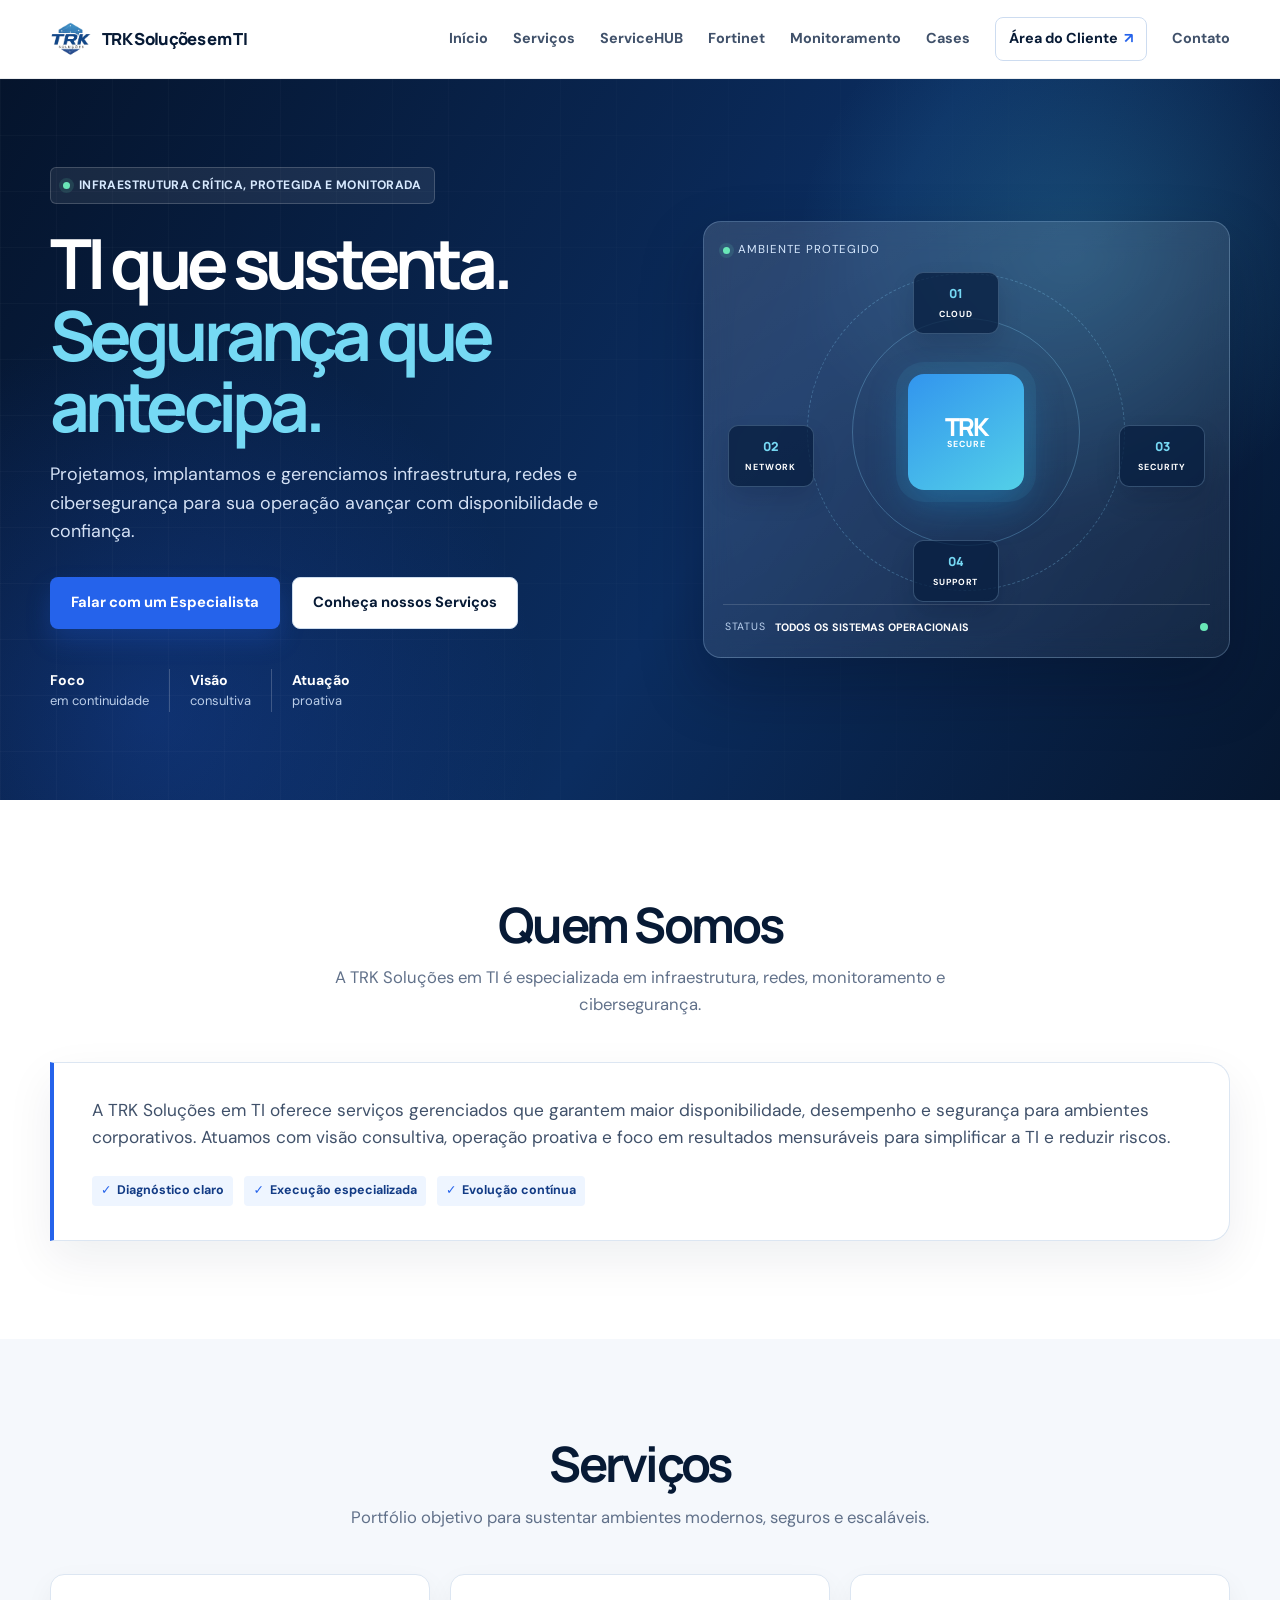
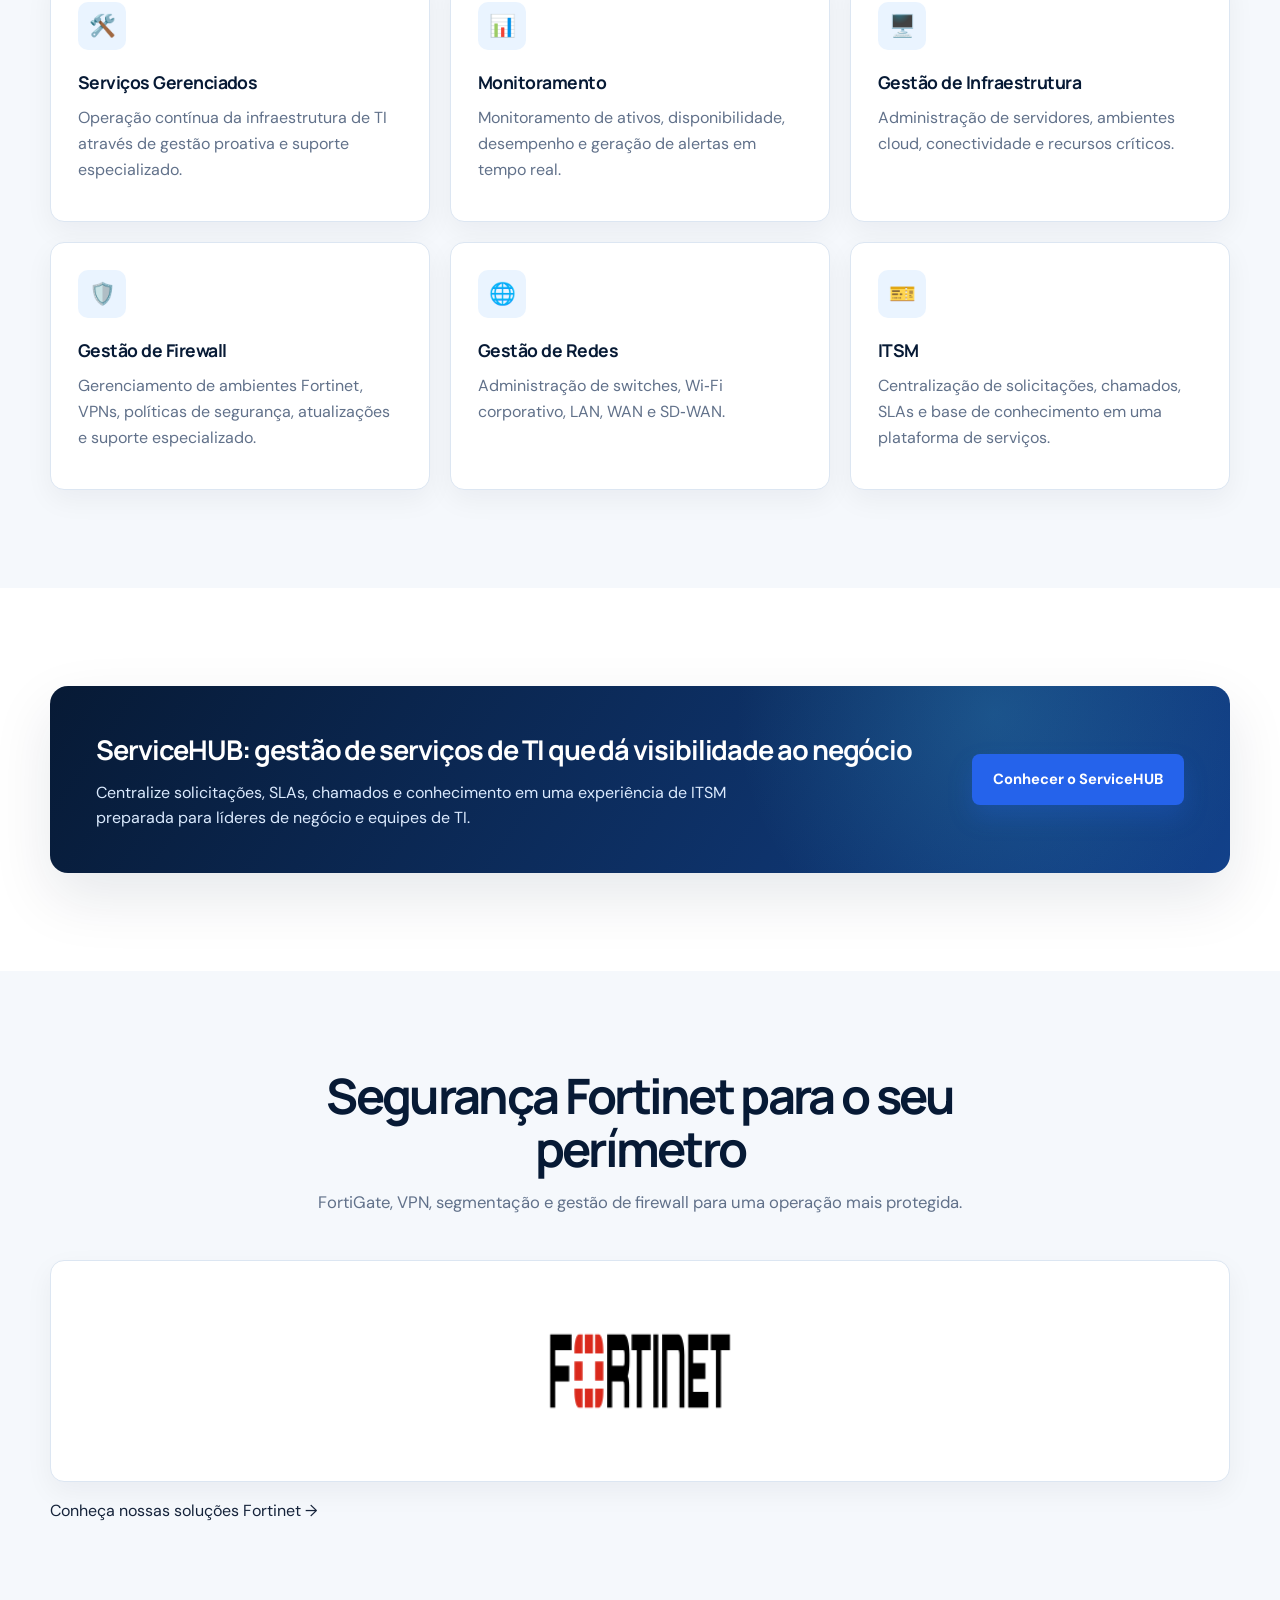
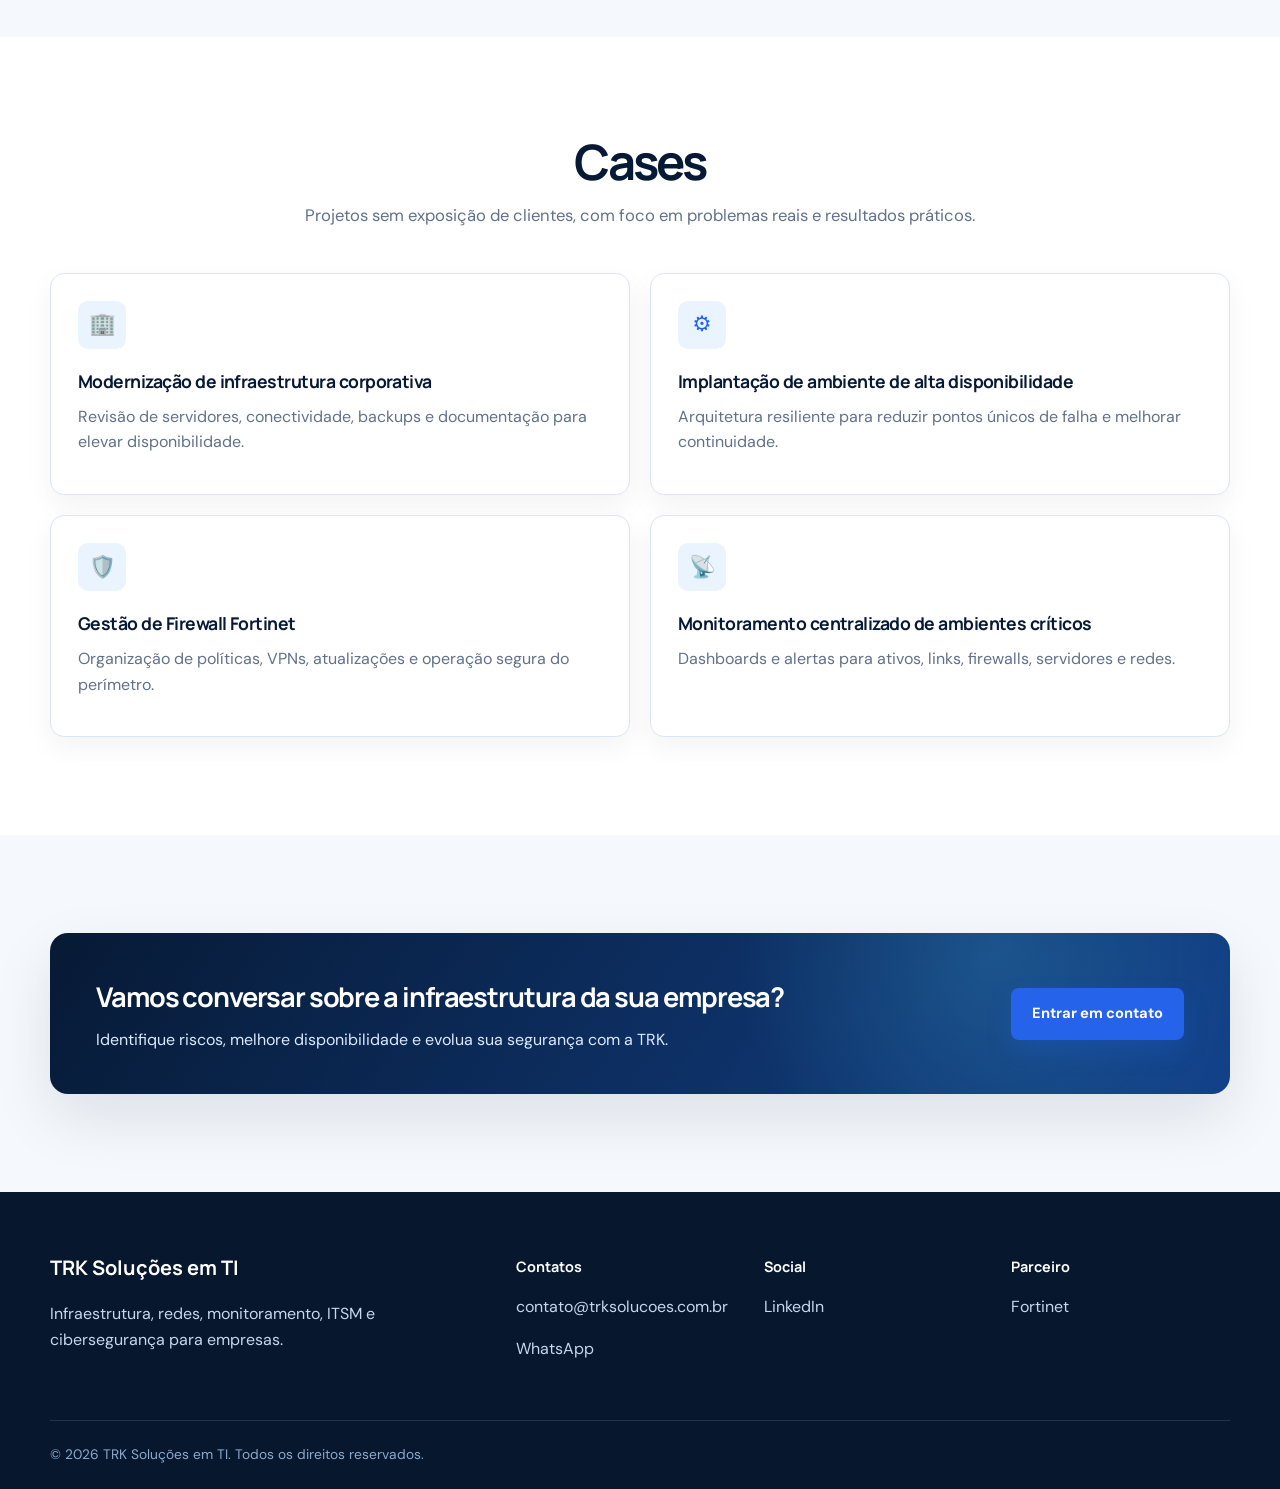
<file: index.html>
<!doctype html>
<html lang="pt-BR">
<head>
<meta charset="utf-8">
<meta name="viewport" content="width=device-width,initial-scale=1">
<meta name="description" content="Infraestrutura, redes e cibersegurança para empresas com serviços gerenciados, monitoramento, firewall Fortinet, redes e ITSM.">
<title>TRK Soluções em TI | Infraestrutura, Redes e Cibersegurança</title>
<link rel="icon" href="logo-icon.png">
<link rel="preconnect" href="https://fonts.googleapis.com">
<link rel="preconnect" href="https://fonts.gstatic.com" crossorigin>
<link href="https://fonts.googleapis.com/css2?family=DM+Sans:wght@400;500;600;700&family=Manrope:wght@600;700;800&display=swap" rel="stylesheet">
<link rel="stylesheet" href="styles.css">
</head>
<body>
<a class="skip" href="#conteudo">Ir para o conteúdo</a>
<header class="navbar">
<div class="container nav-inner">
<a class="brand" href="index.html" aria-label="TRK Soluções em TI">
<img src="logo-icon.png" alt="">
<span>TRK Soluções em TI</span>
</a>
<button class="nav-toggle" type="button" aria-label="Abrir menu de navegação" aria-expanded="false" aria-controls="menu-principal"><span></span><span></span><span></span></button>
<nav class="nav-links" id="menu-principal" aria-label="Navegação principal">
<a href="index.html">Início</a>
<a href="servicos.html">Serviços</a>
<a href="servicehub.html">ServiceHUB</a>
<a href="fortinet.html">Fortinet</a>
<a href="monitoramento.html">Monitoramento</a>
<a href="cases.html">Cases</a>
<a class="nav-portal" href="https://servicehub.trksolucoes.com.br/" target="_blank" rel="noopener">Área do Cliente <span aria-hidden="true">↗</span></a>
<a href="#contato">Contato</a>
</nav>
</div>
</header>
<main id="conteudo">
<section class="hero">
<div class="container hero-grid">
<div>
<span class="eyebrow"><span class="status-dot"></span>Infraestrutura crítica, protegida e monitorada</span>
<h1>TI que sustenta.<br><em>Segurança que antecipa.</em></h1>
<p>Projetamos, implantamos e gerenciamos infraestrutura, redes e cibersegurança para sua operação avançar com disponibilidade e confiança.</p>
<div class="actions">
<a class="btn btn-primary" href="mailto:contato@trksolucoes.com.br">Falar com um Especialista</a>
<a class="btn btn-secondary" href="servicos.html">Conheça nossos Serviços</a>
</div>
<div class="trust-row" aria-label="Diferenciais da TRK">
<span><strong>Foco</strong> em continuidade</span><span><strong>Visão</strong> consultiva</span><span><strong>Atuação</strong> proativa</span>
</div>
</div>
<aside class="visual-card" aria-label="Ilustração de infraestrutura corporativa">
<div class="visual-label"><span class="status-dot"></span> Ambiente protegido</div>
<div class="network-visual" aria-hidden="true">
<div class="network-orbit orbit-one"></div><div class="network-orbit orbit-two"></div>
<div class="core"><span>TRK</span><small>SECURE</small></div>
<div class="node n1"><span>01</span><small>CLOUD</small></div>
<div class="node n2"><span>02</span><small>NETWORK</small></div>
<div class="node n3"><span>03</span><small>SECURITY</small></div>
<div class="node n4"><span>04</span><small>SUPPORT</small></div>
</div>
<div class="visual-footer"><span>STATUS</span><strong>Todos os sistemas operacionais</strong><i></i></div>
</aside>
</div>
</section>
<section class="section">
<div class="container">
<div class="section-head">
<h2>Quem Somos</h2>
<p>A TRK Soluções em TI é especializada em infraestrutura, redes, monitoramento e cibersegurança.</p>
</div>
<div class="lead">
<p>A TRK Soluções em TI oferece serviços gerenciados que garantem maior disponibilidade, desempenho e segurança para ambientes corporativos. Atuamos com visão consultiva, operação proativa e foco em resultados mensuráveis para simplificar a TI e reduzir riscos.</p>
<div class="lead-points"><span>Diagnóstico claro</span><span>Execução especializada</span><span>Evolução contínua</span></div>
</div>
</div>
</section>
<section class="section alt">
<div class="container">
<div class="section-head">
<h2>Serviços</h2>
<p>Portfólio objetivo para sustentar ambientes modernos, seguros e escaláveis.</p>
</div>
<div class="grid grid-3" data-services>
</div>
</div>
</section>
<section class="section">
<div class="container">
<div class="banner">
<div>
<h2>ServiceHUB: gestão de serviços de TI que dá visibilidade ao negócio</h2>
<p>Centralize solicitações, SLAs, chamados e conhecimento em uma experiência de ITSM preparada para líderes de negócio e equipes de TI.</p>
</div>
<a class="btn btn-primary" href="servicehub.html">Conhecer o ServiceHUB</a>
</div>
</div>
</section>
<section class="section alt">
<div class="container">
<div class="section-head">
<h2>Segurança Fortinet para o seu perímetro</h2>
<p>FortiGate, VPN, segmentação e gestão de firewall para uma operação mais protegida.</p>
</div>
<div class="partner">
<img src="logo_fortinet.png" alt="Fortinet" width="220">
</div>
<p class="section-link"><a href="fortinet.html">Conheça nossas soluções Fortinet <span aria-hidden="true">→</span></a></p>
</div>
</section>
<section class="section">
<div class="container">
<div class="section-head">
<h2>Cases</h2>
<p>Projetos sem exposição de clientes, com foco em problemas reais e resultados práticos.</p>
</div>
<div class="grid grid-2" data-home-cases>
</div>
</div>
</section>
<section class="section alt">
<div class="container">
<div class="banner">
<div>
<h2>Vamos conversar sobre a infraestrutura da sua empresa?</h2>
<p>Identifique riscos, melhore disponibilidade e evolua sua segurança com a TRK.</p>
</div>
<a class="btn btn-primary" href="mailto:contato@trksolucoes.com.br">Entrar em contato</a>
</div>
</div>
</section>
</main>
<footer class="footer" id="contato">
<div class="container footer-grid">
<div>
<h2>TRK Soluções em TI</h2>
<p>Infraestrutura, redes, monitoramento, ITSM e cibersegurança para empresas.</p>
</div>
<div>
<h3>Contatos</h3>
<p>
<a href="mailto:contato@trksolucoes.com.br">contato@trksolucoes.com.br</a>
</p>
<p>
<a data-whatsapp-url href="#">WhatsApp</a>
</p>
</div>
<div>
<h3>Social</h3>
<p>
<a href="https://linkedin.com/company/trksolucoes">LinkedIn</a>
</p>
</div>
<div>
<h3>Parceiro</h3>
<p>Fortinet</p>
</div>
<p class="copyright">© 2026 TRK Soluções em TI. Todos os direitos reservados.</p>
</div>
</footer>
<script src="site.js" defer>
</script>
</body>
</html>
</file>
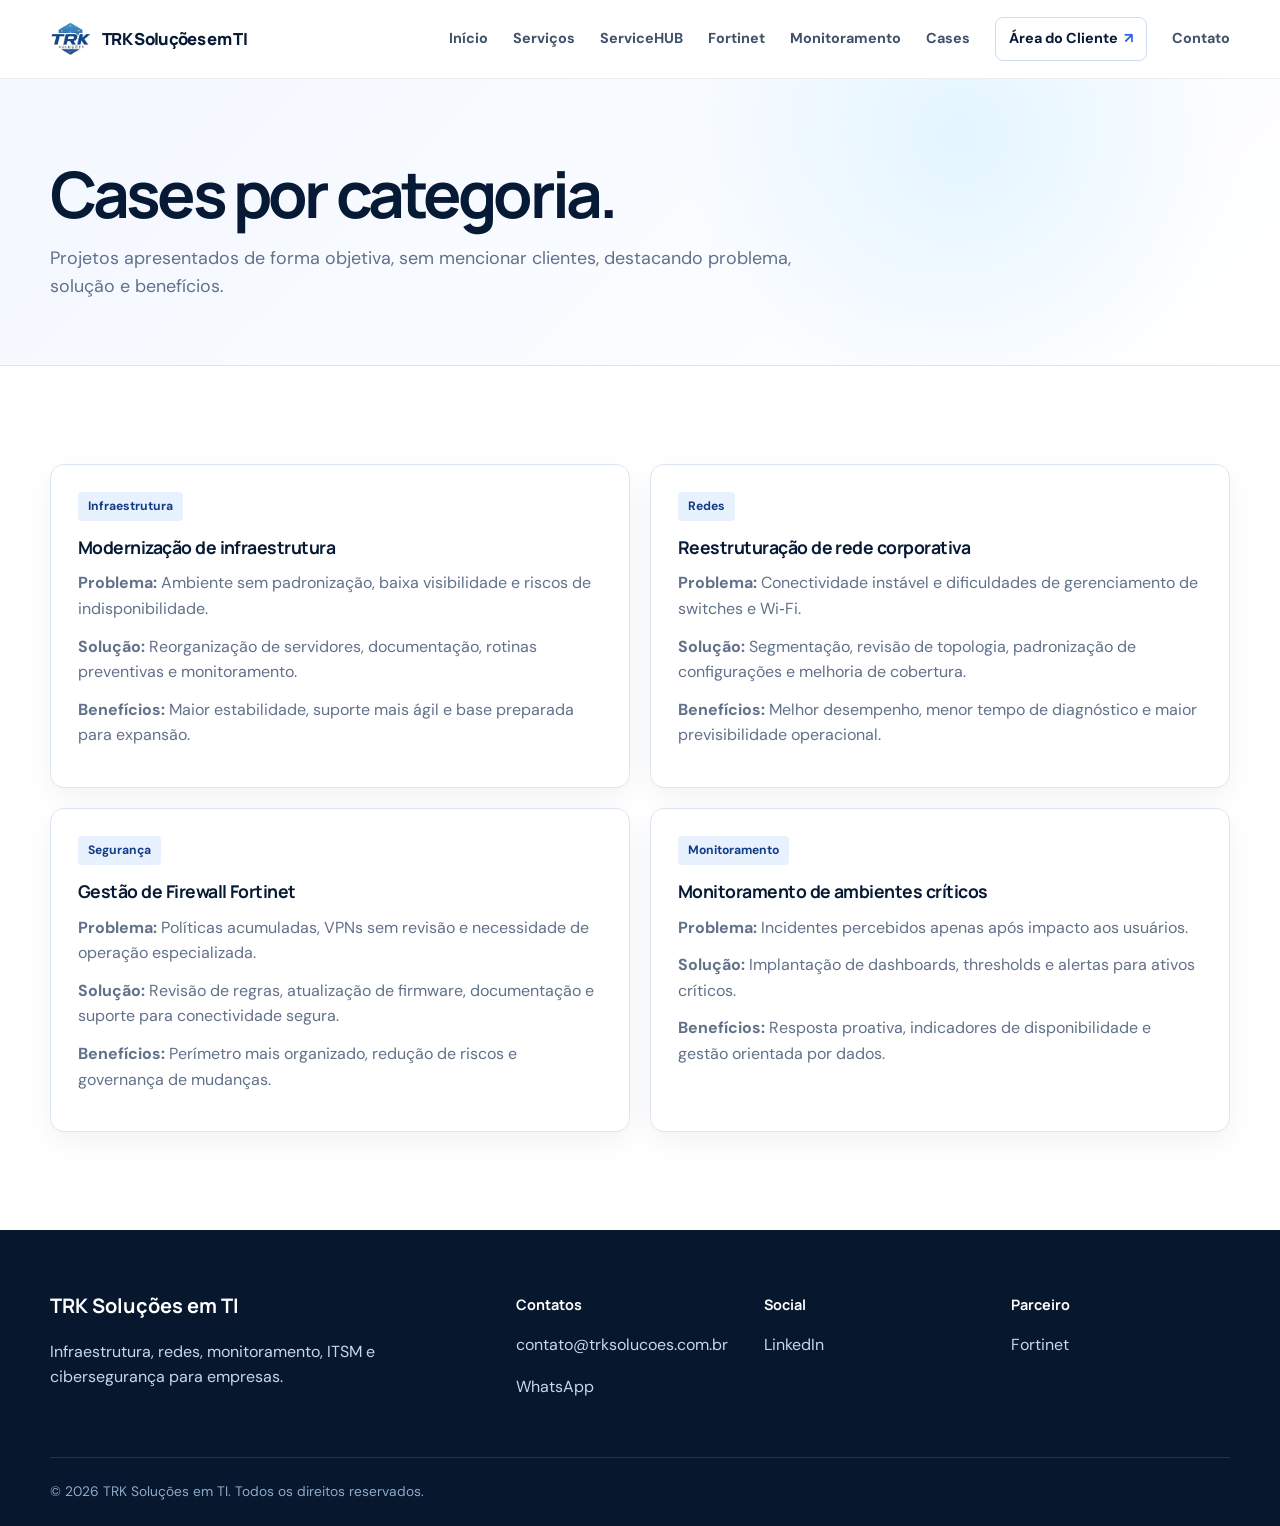
<file: cases.html>
<!doctype html>
<html lang="pt-BR">
<head>
<meta charset="utf-8">
<meta name="viewport" content="width=device-width,initial-scale=1">
<meta name="description" content="Cases de infraestrutura, redes, segurança e monitoramento sem exposição de clientes.">
<title>Cases | TRK Soluções em TI</title>
<link rel="icon" href="logo-icon.png">
<link rel="preconnect" href="https://fonts.googleapis.com">
<link rel="preconnect" href="https://fonts.gstatic.com" crossorigin>
<link href="https://fonts.googleapis.com/css2?family=DM+Sans:wght@400;500;600;700&family=Manrope:wght@600;700;800&display=swap" rel="stylesheet">
<link rel="stylesheet" href="styles.css">
</head>
<body>
<header class="navbar">
<div class="container nav-inner">
<a class="brand" href="index.html">
<img src="logo-icon.png" alt="">
<span>TRK Soluções em TI</span>
</a>
<button class="nav-toggle" type="button" aria-label="Abrir menu de navegação" aria-expanded="false" aria-controls="menu-principal"><span></span><span></span><span></span></button>
<nav class="nav-links" id="menu-principal" aria-label="Navegação principal">
<a href="index.html">Início</a>
<a href="servicos.html">Serviços</a>
<a href="servicehub.html">ServiceHUB</a>
<a href="fortinet.html">Fortinet</a>
<a href="monitoramento.html">Monitoramento</a>
<a href="cases.html">Cases</a>
<a class="nav-portal" href="https://servicehub.trksolucoes.com.br/" target="_blank" rel="noopener">Área do Cliente <span aria-hidden="true">↗</span></a>
<a href="index.html#contato">Contato</a>
</nav>
</div>
</header>
<main>
<section class="page-hero">
<div class="container">
<h1>Cases por categoria.</h1>
<p>Projetos apresentados de forma objetiva, sem mencionar clientes, destacando problema, solução e benefícios.</p>
</div>
</section>
<section class="section">
<div class="container grid grid-2" data-detailed-cases>
</div>
</section>
</main>
<footer class="footer" id="contato">
<div class="container footer-grid">
<div>
<h2>TRK Soluções em TI</h2>
<p>Infraestrutura, redes, monitoramento, ITSM e cibersegurança para empresas.</p>
</div>
<div>
<h3>Contatos</h3>
<p>
<a href="mailto:contato@trksolucoes.com.br">contato@trksolucoes.com.br</a>
</p>
<p>
<a data-whatsapp-url href="#">WhatsApp</a>
</p>
</div>
<div>
<h3>Social</h3>
<p>
<a href="https://linkedin.com/company/trksolucoes">LinkedIn</a>
</p>
</div>
<div>
<h3>Parceiro</h3>
<p>Fortinet</p>
</div>
<p class="copyright">© 2026 TRK Soluções em TI. Todos os direitos reservados.</p>
</div>
</footer>
<script src="site.js" defer>
</script>
</body>
</html>
</file>
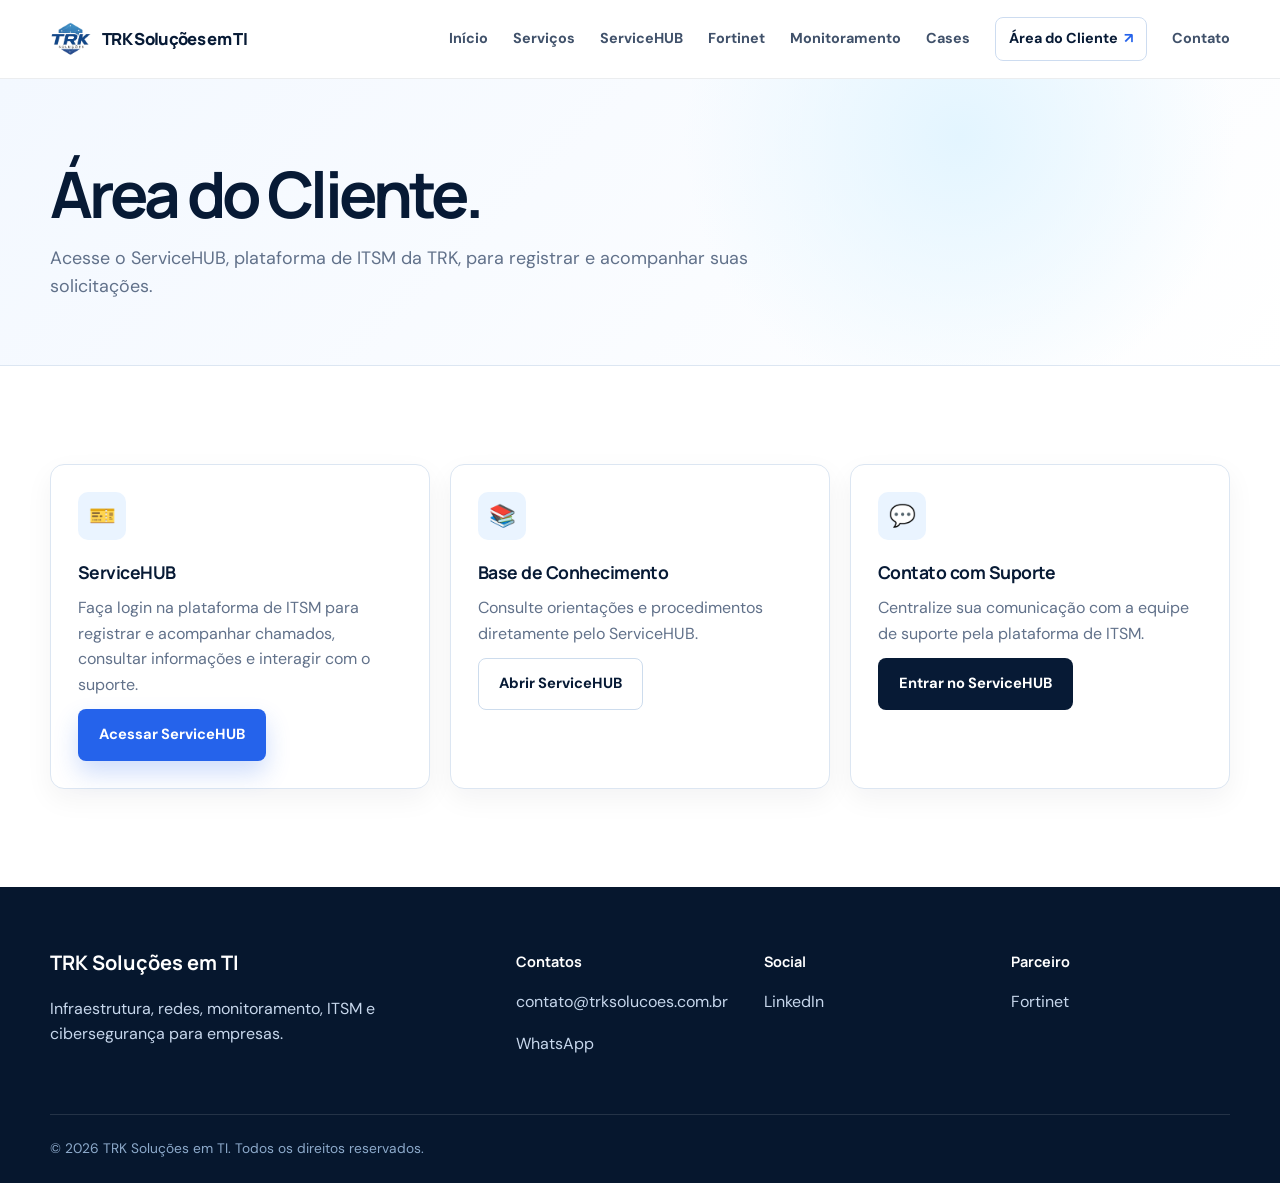
<file: cliente.html>
<!doctype html>
<html lang="pt-BR">
<head>
<meta charset="utf-8">
<meta name="viewport" content="width=device-width,initial-scale=1">
<meta name="description" content="Área do cliente TRK: acesso ao login do ServiceHUB, plataforma de ITSM.">
<title>Área do Cliente | TRK Soluções em TI</title>
<link rel="icon" href="logo-icon.png">
<link rel="preconnect" href="https://fonts.googleapis.com">
<link rel="preconnect" href="https://fonts.gstatic.com" crossorigin>
<link href="https://fonts.googleapis.com/css2?family=DM+Sans:wght@400;500;600;700&family=Manrope:wght@600;700;800&display=swap" rel="stylesheet">
<link rel="stylesheet" href="styles.css">
</head>
<body>
<header class="navbar">
<div class="container nav-inner">
<a class="brand" href="index.html">
<img src="logo-icon.png" alt="">
<span>TRK Soluções em TI</span>
</a>
<button class="nav-toggle" type="button" aria-label="Abrir menu de navegação" aria-expanded="false" aria-controls="menu-principal"><span></span><span></span><span></span></button>
<nav class="nav-links" id="menu-principal" aria-label="Navegação principal">
<a href="index.html">Início</a>
<a href="servicos.html">Serviços</a>
<a href="servicehub.html">ServiceHUB</a>
<a href="fortinet.html">Fortinet</a>
<a href="monitoramento.html">Monitoramento</a>
<a href="cases.html">Cases</a>
<a class="nav-portal" href="https://servicehub.trksolucoes.com.br/" target="_blank" rel="noopener">Área do Cliente <span aria-hidden="true">↗</span></a>
<a href="index.html#contato">Contato</a>
</nav>
</div>
</header>
<main>
<section class="page-hero">
<div class="container">
<h1>Área do Cliente.</h1>
<p>Acesse o ServiceHUB, plataforma de ITSM da TRK, para registrar e acompanhar suas solicitações.</p>
</div>
</section>
<section class="section">
<div class="container grid grid-3">
<article class="card">
<div class="icon">🎫</div>
<h3>ServiceHUB</h3>
<p>Faça login na plataforma de ITSM para registrar e acompanhar chamados, consultar informações e interagir com o suporte.</p>
<a class="btn btn-primary" data-portal-url href="https://servicehub.trksolucoes.com.br/" target="_blank" rel="noopener">Acessar ServiceHUB</a>
</article>
<article class="card">
<div class="icon">📚</div>
<h3>Base de Conhecimento</h3>
<p>Consulte orientações e procedimentos diretamente pelo ServiceHUB.</p>
<a class="btn btn-secondary" data-kb-url href="https://servicehub.trksolucoes.com.br/" target="_blank" rel="noopener">Abrir ServiceHUB</a>
</article>
<article class="card">
<div class="icon">💬</div>
<h3>Contato com Suporte</h3>
<p>Centralize sua comunicação com a equipe de suporte pela plataforma de ITSM.</p>
<a class="btn btn-dark" data-contact-url href="https://servicehub.trksolucoes.com.br/" target="_blank" rel="noopener">Entrar no ServiceHUB</a>
</article>
</div>
</section>
</main>
<footer class="footer" id="contato">
<div class="container footer-grid">
<div>
<h2>TRK Soluções em TI</h2>
<p>Infraestrutura, redes, monitoramento, ITSM e cibersegurança para empresas.</p>
</div>
<div>
<h3>Contatos</h3>
<p>
<a href="mailto:contato@trksolucoes.com.br">contato@trksolucoes.com.br</a>
</p>
<p>
<a data-whatsapp-url href="#">WhatsApp</a>
</p>
</div>
<div>
<h3>Social</h3>
<p>
<a href="https://linkedin.com/company/trksolucoes">LinkedIn</a>
</p>
</div>
<div>
<h3>Parceiro</h3>
<p>Fortinet</p>
</div>
<p class="copyright">© 2026 TRK Soluções em TI. Todos os direitos reservados.</p>
</div>
</footer>
<script src="site.js" defer>
</script>
</body>
</html>
</file>
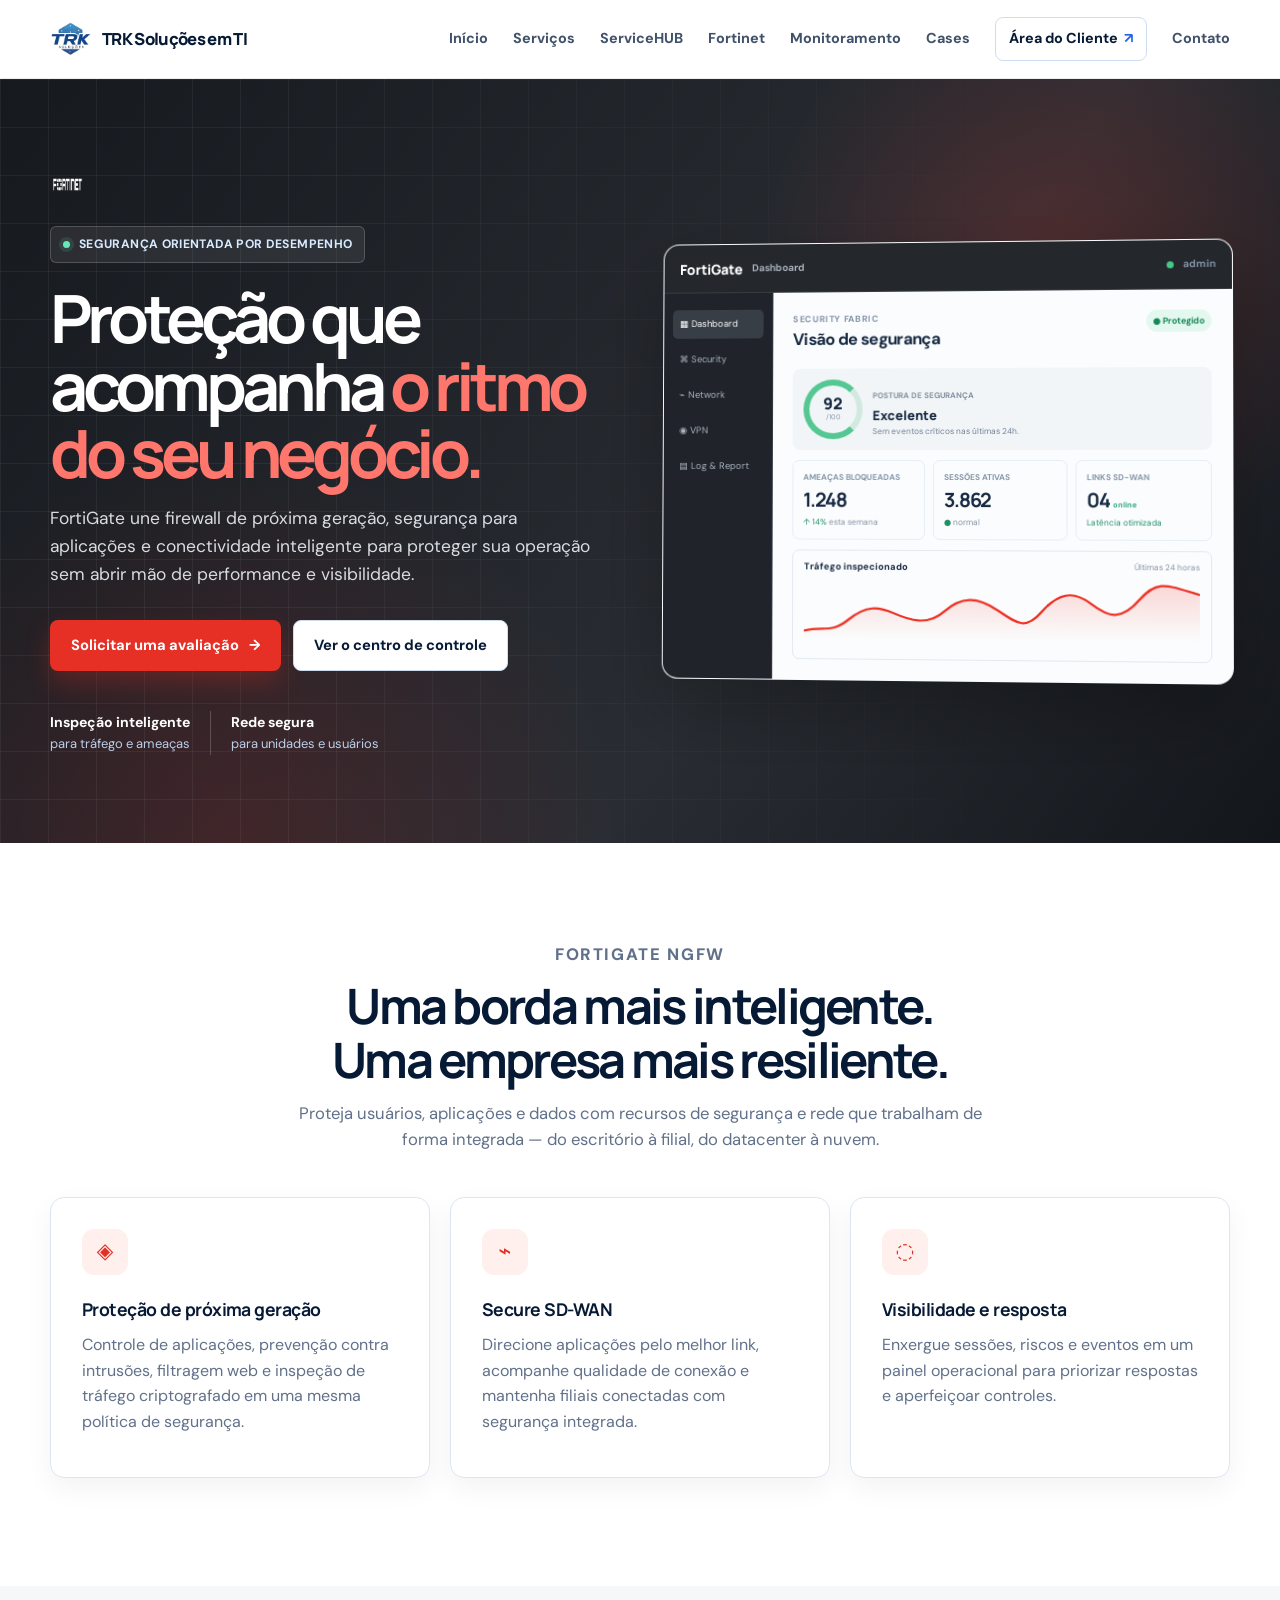
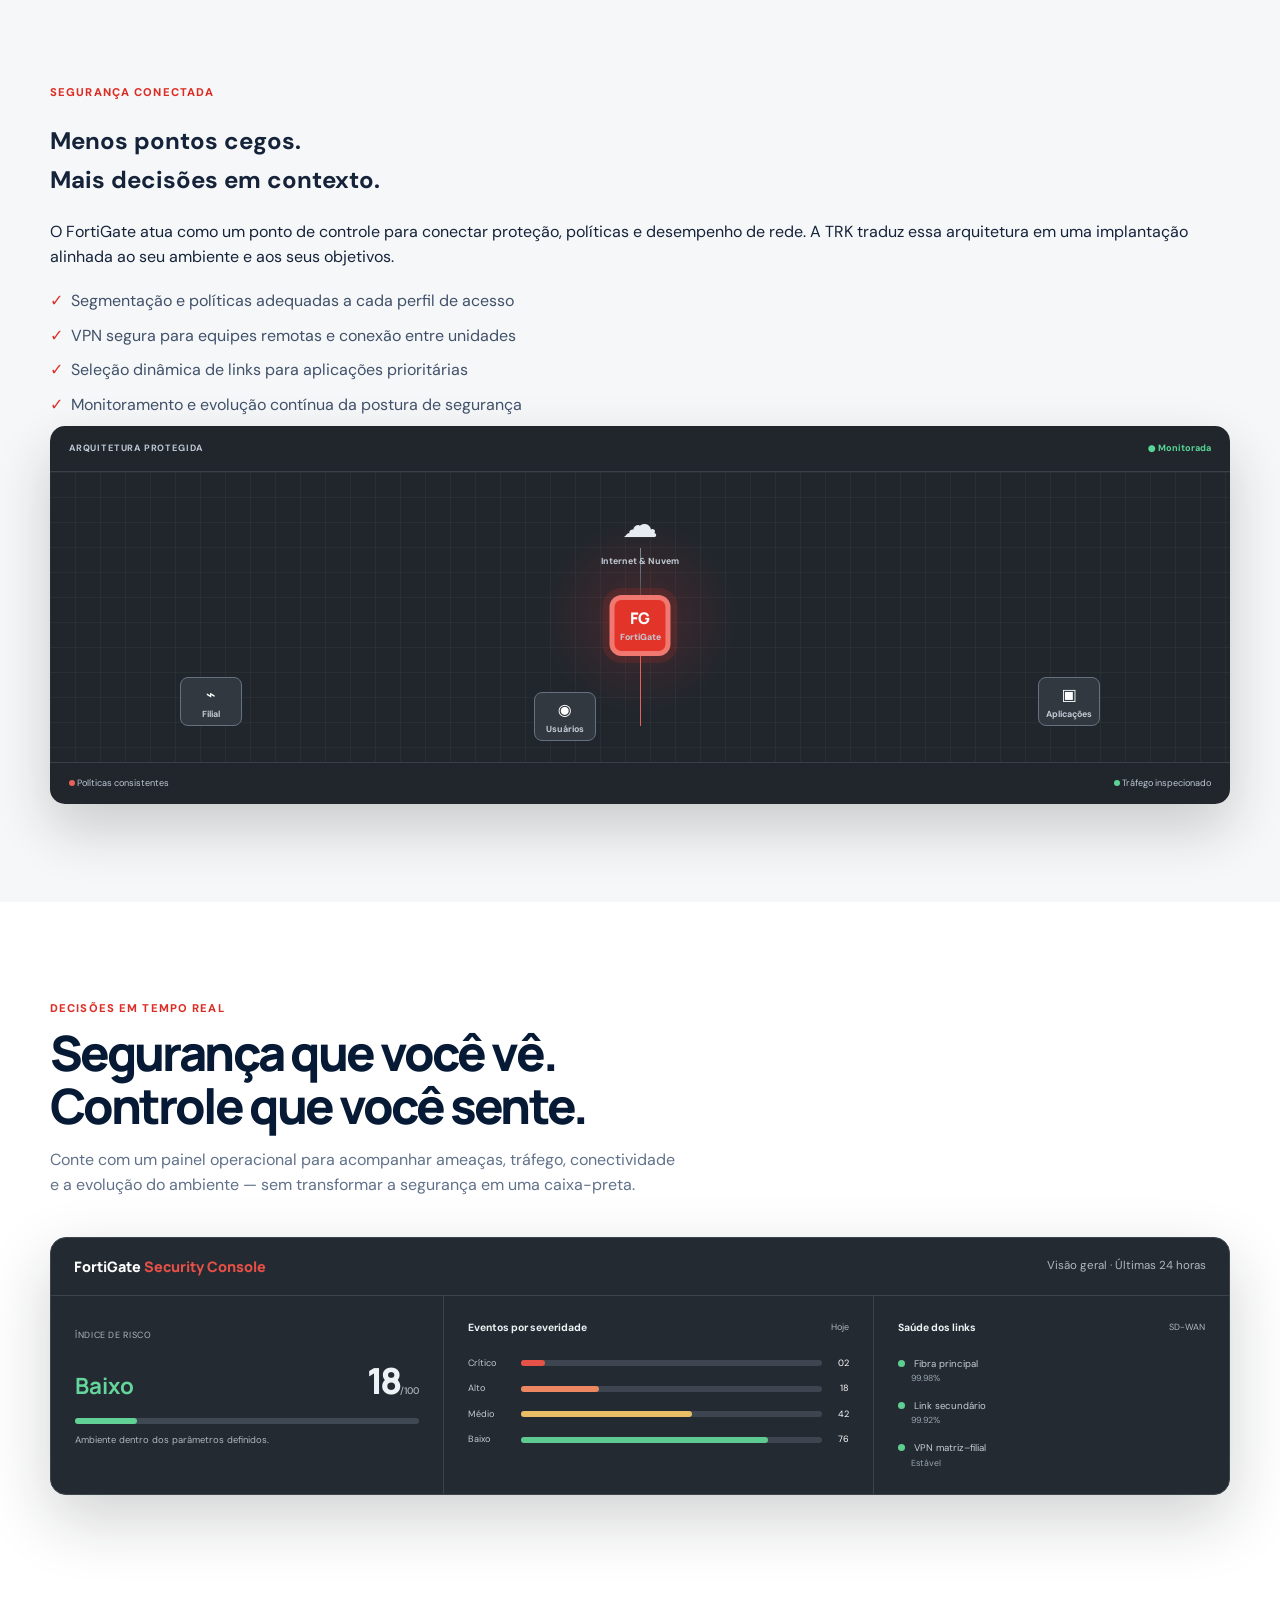
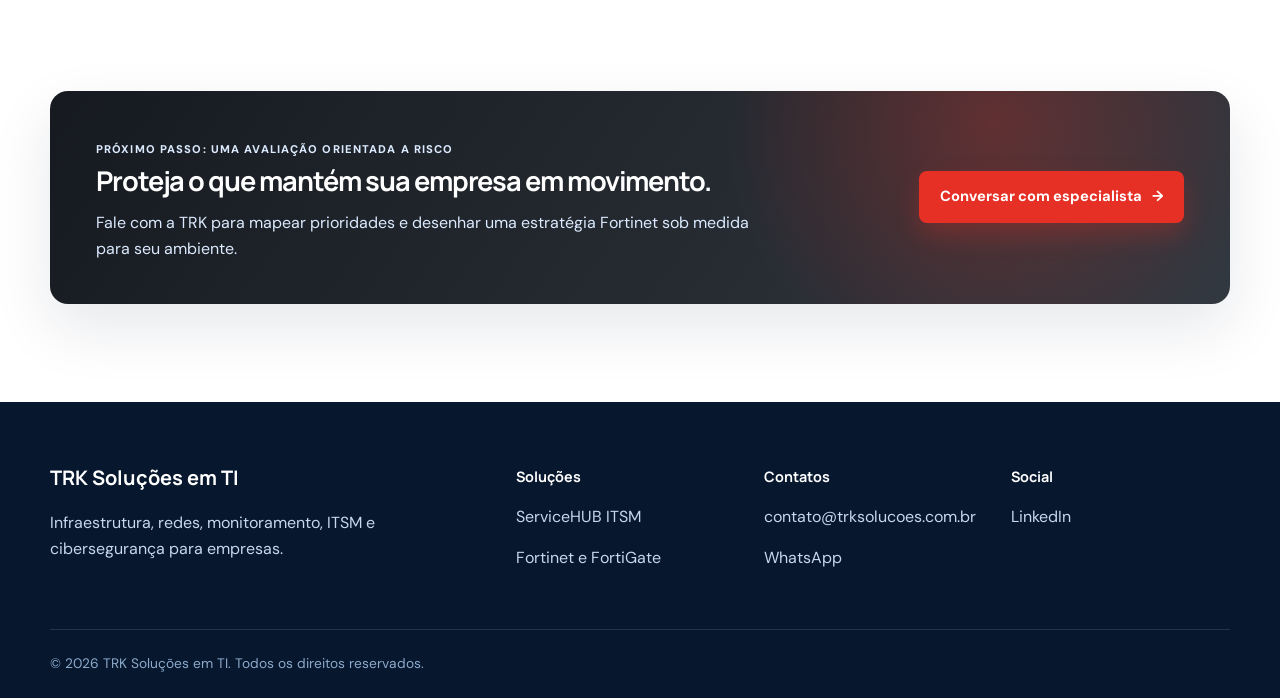
<file: fortinet.html>
<!doctype html>
<html lang="pt-BR">
<head>
<meta charset="utf-8">
<meta name="viewport" content="width=device-width,initial-scale=1">
<meta name="description" content="Soluções Fortinet e firewall FortiGate para empresas: proteção de rede, VPN, gestão de políticas e suporte especializado da TRK.">
<meta name="robots" content="index,follow">
<title>Firewall FortiGate e Soluções Fortinet para Empresas | TRK</title>
<link rel="canonical" href="https://trksolucoes.com.br/fortinet.html">
<link rel="icon" href="logo-icon.png">
<link rel="preconnect" href="https://fonts.googleapis.com">
<link rel="preconnect" href="https://fonts.gstatic.com" crossorigin>
<link href="https://fonts.googleapis.com/css2?family=DM+Sans:wght@400;500;600;700&family=Manrope:wght@600;700;800&display=swap" rel="stylesheet">
<link rel="stylesheet" href="styles.css">
<meta property="og:title" content="Firewall FortiGate e Soluções Fortinet para Empresas | TRK">
<meta property="og:description" content="Consultoria, implantação e gestão de firewall FortiGate, VPN e políticas de segurança.">
<meta property="og:type" content="website">
<script type="application/ld+json">
{"@context":"https://schema.org","@type":"Service","name":"Soluções Fortinet e FortiGate","description":"Consultoria, implantação e gestão de firewall FortiGate, VPN e políticas de segurança para empresas.","provider":{"@type":"Organization","name":"TRK Soluções em TI"},"serviceType":"Cybersecurity service"}
</script>
</head>
<body>
<a class="skip" href="#conteudo">Ir para o conteúdo</a>
<header class="navbar"><div class="container nav-inner">
<a class="brand" href="index.html" aria-label="TRK Soluções em TI"><img src="logo-icon.png" alt=""><span>TRK Soluções em TI</span></a>
<button class="nav-toggle" type="button" aria-label="Abrir menu de navegação" aria-expanded="false" aria-controls="menu-principal"><span></span><span></span><span></span></button>
<nav class="nav-links" id="menu-principal" aria-label="Navegação principal"><a href="index.html">Início</a><a href="servicos.html">Serviços</a><a href="servicehub.html">ServiceHUB</a><a href="fortinet.html" aria-current="page">Fortinet</a><a href="monitoramento.html">Monitoramento</a><a href="cases.html">Cases</a><a class="nav-portal" data-portal-url href="#" target="_blank" rel="noopener">Área do Cliente <span aria-hidden="true">↗</span></a><a href="#contato">Contato</a></nav>
</div></header>
<main id="conteudo">
<section class="product-hero fortinet-hero"><div class="container product-hero-grid product-hero-dashboard"><div>
<img class="fortinet-logo" src="logo_fortinet.png" alt="Fortinet">
<span class="eyebrow"><span class="status-dot"></span> Segurança orientada por desempenho</span>
<h1>Proteção que acompanha <em>o ritmo do seu negócio.</em></h1>
<p>FortiGate une firewall de próxima geração, segurança para aplicações e conectividade inteligente para proteger sua operação sem abrir mão de performance e visibilidade.</p>
<div class="actions"><a class="btn btn-primary forti-btn" href="mailto:contato@trksolucoes.com.br?subject=Consulta%20Fortinet%20e%20FortiGate">Solicitar uma avaliação <span aria-hidden="true">→</span></a><a class="btn btn-secondary" href="#controle">Ver o centro de controle</a></div>
<div class="trust-row"><span><strong>Inspeção inteligente</strong>para tráfego e ameaças</span><span><strong>Rede segura</strong>para unidades e usuários</span></div>
</div><div class="forti-console hero-screen" aria-label="Exemplo de painel de segurança FortiGate"><div class="forti-console-top"><b>FortiGate</b><span>Dashboard</span><i></i><small>admin</small></div><div class="forti-console-body"><aside><span class="console-active">▦ Dashboard</span><span>⌘ Security</span><span>⌁ Network</span><span>◉ VPN</span><span>▤ Log & Report</span></aside><div class="console-main"><div class="console-heading"><div><small>SECURITY FABRIC</small><b>Visão de segurança</b></div><span class="live-status">● Protegido</span></div><div class="security-score"><div class="score-ring"><b>92</b><small>/100</small></div><div><small>POSTURA DE SEGURANÇA</small><b>Excelente</b><p>Sem eventos críticos nas últimas 24h.</p></div></div><div class="threat-grid"><div><small>AMEAÇAS BLOQUEADAS</small><b>1.248</b><span>↑ 14% <i>esta semana</i></span></div><div><small>SESSÕES ATIVAS</small><b>3.862</b><span>● <i>normal</i></span></div><div><small>LINKS SD-WAN</small><b>04 <em>online</em></b><span>Latência otimizada</span></div></div><div class="traffic-line"><div><b>Tráfego inspecionado</b><span>Últimas 24 horas</span></div><svg viewBox="0 0 460 90" preserveAspectRatio="none" aria-hidden="true"><path d="M0 74 C25 67 32 78 53 58 S88 40 106 49 S145 67 165 46 S203 25 226 43 S259 72 278 46 S314 15 335 34 S370 57 391 28 S424 9 460 21" fill="none" stroke="#ee3124" stroke-width="3"/><path d="M0 85 L0 74 C25 67 32 78 53 58 S88 40 106 49 S145 67 165 46 S203 25 226 43 S259 72 278 46 S314 15 335 34 S370 57 391 28 S424 9 460 21 L460 85Z" fill="url(#fillRed)"/><defs><linearGradient id="fillRed" x1="0" y1="0" x2="0" y2="1"><stop stop-color="#ee3124" stop-opacity=".18"/><stop offset="1" stop-color="#ee3124" stop-opacity="0"/></linearGradient></defs></svg></div></div></div></div></div></section>
<section class="section forti-value" id="fortigate"><div class="container"><div class="section-head"><p class="section-kicker red-kicker">FortiGate NGFW</p><h2>Uma borda mais inteligente.<br>Uma empresa mais resiliente.</h2><p>Proteja usuários, aplicações e dados com recursos de segurança e rede que trabalham de forma integrada — do escritório à filial, do datacenter à nuvem.</p></div><div class="grid grid-3 feature-cards forti-cards"><article class="card"><div class="feature-icon">◈</div><h3>Proteção de próxima geração</h3><p>Controle de aplicações, prevenção contra intrusões, filtragem web e inspeção de tráfego criptografado em uma mesma política de segurança.</p></article><article class="card"><div class="feature-icon">⌁</div><h3>Secure SD-WAN</h3><p>Direcione aplicações pelo melhor link, acompanhe qualidade de conexão e mantenha filiais conectadas com segurança integrada.</p></article><article class="card"><div class="feature-icon">◌</div><h3>Visibilidade e resposta</h3><p>Enxergue sessões, riscos e eventos em um painel operacional para priorizar respostas e aperfeiçoar controles.</p></article></div></div></section>
<section class="section alt forti-architecture"><div class="container product-split"><div><p class="section-kicker red-kicker">Segurança conectada</p><h2>Menos pontos cegos.<br>Mais decisões em contexto.</h2><p>O FortiGate atua como um ponto de controle para conectar proteção, políticas e desempenho de rede. A TRK traduz essa arquitetura em uma implantação alinhada ao seu ambiente e aos seus objetivos.</p><ul class="checklist forti-checklist"><li>Segmentação e políticas adequadas a cada perfil de acesso</li><li>VPN segura para equipes remotas e conexão entre unidades</li><li>Seleção dinâmica de links para aplicações prioritárias</li><li>Monitoramento e evolução contínua da postura de segurança</li></ul></div><div class="architecture-card"><div class="arch-head"><span>ARQUITETURA PROTEGIDA</span><i>● Monitorada</i></div><div class="arch-map"><div class="arch-cloud">☁<small>Internet & Nuvem</small></div><div class="arch-line line-one"></div><div class="arch-line line-two"></div><div class="arch-gate"><b>FG</b><small>FortiGate</small></div><div class="arch-node branch"><b>⌁</b><small>Filial</small></div><div class="arch-node users"><b>◉</b><small>Usuários</small></div><div class="arch-node apps"><b>▣</b><small>Aplicações</small></div></div><div class="arch-foot"><span><i></i> Políticas consistentes</span><span><i></i> Tráfego inspecionado</span></div></div></div></section>
<section class="section dashboard-section" id="controle"><div class="container"><div class="dashboard-copy"><p class="section-kicker red-kicker">Decisões em tempo real</p><h2>Segurança que você vê.<br>Controle que você sente.</h2><p>Conte com um painel operacional para acompanhar ameaças, tráfego, conectividade e a evolução do ambiente — sem transformar a segurança em uma caixa-preta.</p></div><div class="forti-analytics" aria-label="Exemplo de dashboard de operações de segurança"><div class="forti-analytics-top"><b>FortiGate <span>Security Console</span></b><span>Visão geral · Últimas 24 horas</span></div><div class="forti-analytics-grid"><div class="risk-panel"><small>ÍNDICE DE RISCO</small><div class="risk-value"><b>Baixo</b><span>18<small>/100</small></span></div><div class="risk-meter"><i></i></div><p>Ambiente dentro dos parâmetros definidos.</p></div><div class="events-panel"><div class="panel-title"><b>Eventos por severidade</b><span>Hoje</span></div><div class="event-bars"><div><span>Crítico</span><i><b style="width:8%"></b></i><em>02</em></div><div><span>Alto</span><i><b style="width:26%"></b></i><em>18</em></div><div><span>Médio</span><i><b style="width:57%"></b></i><em>42</em></div><div><span>Baixo</span><i><b style="width:82%"></b></i><em>76</em></div></div></div><div class="links-panel"><div class="panel-title"><b>Saúde dos links</b><span>SD-WAN</span></div><div class="link-status"><span><i></i> Fibra principal <em>99.98%</em></span><span><i></i> Link secundário <em>99.92%</em></span><span><i></i> VPN matriz–filial <em>Estável</em></span></div></div></div></div></div></section>
<section class="section"><div class="container"><div class="banner forti-banner"><div><p class="section-kicker">Próximo passo: uma avaliação orientada a risco</p><h2>Proteja o que mantém sua empresa em movimento.</h2><p>Fale com a TRK para mapear prioridades e desenhar uma estratégia Fortinet sob medida para seu ambiente.</p></div><a class="btn btn-primary forti-btn" href="mailto:contato@trksolucoes.com.br?subject=Conversa%20sobre%20Fortinet">Conversar com especialista <span aria-hidden="true">→</span></a></div></div></section>
</main>

<footer class="footer" id="contato"><div class="container footer-grid"><div><h2>TRK Soluções em TI</h2><p>Infraestrutura, redes, monitoramento, ITSM e cibersegurança para empresas.</p></div><div><h3>Soluções</h3><p><a href="servicehub.html">ServiceHUB ITSM</a></p><p><a href="fortinet.html">Fortinet e FortiGate</a></p></div><div><h3>Contatos</h3><p><a href="mailto:contato@trksolucoes.com.br">contato@trksolucoes.com.br</a></p><p><a data-whatsapp-url href="#">WhatsApp</a></p></div><div><h3>Social</h3><p><a href="https://linkedin.com/company/trksolucoes">LinkedIn</a></p></div><p class="copyright">© 2026 TRK Soluções em TI. Todos os direitos reservados.</p></div></footer>
<script src="site.js" defer></script>
</body>
</html>
</file>
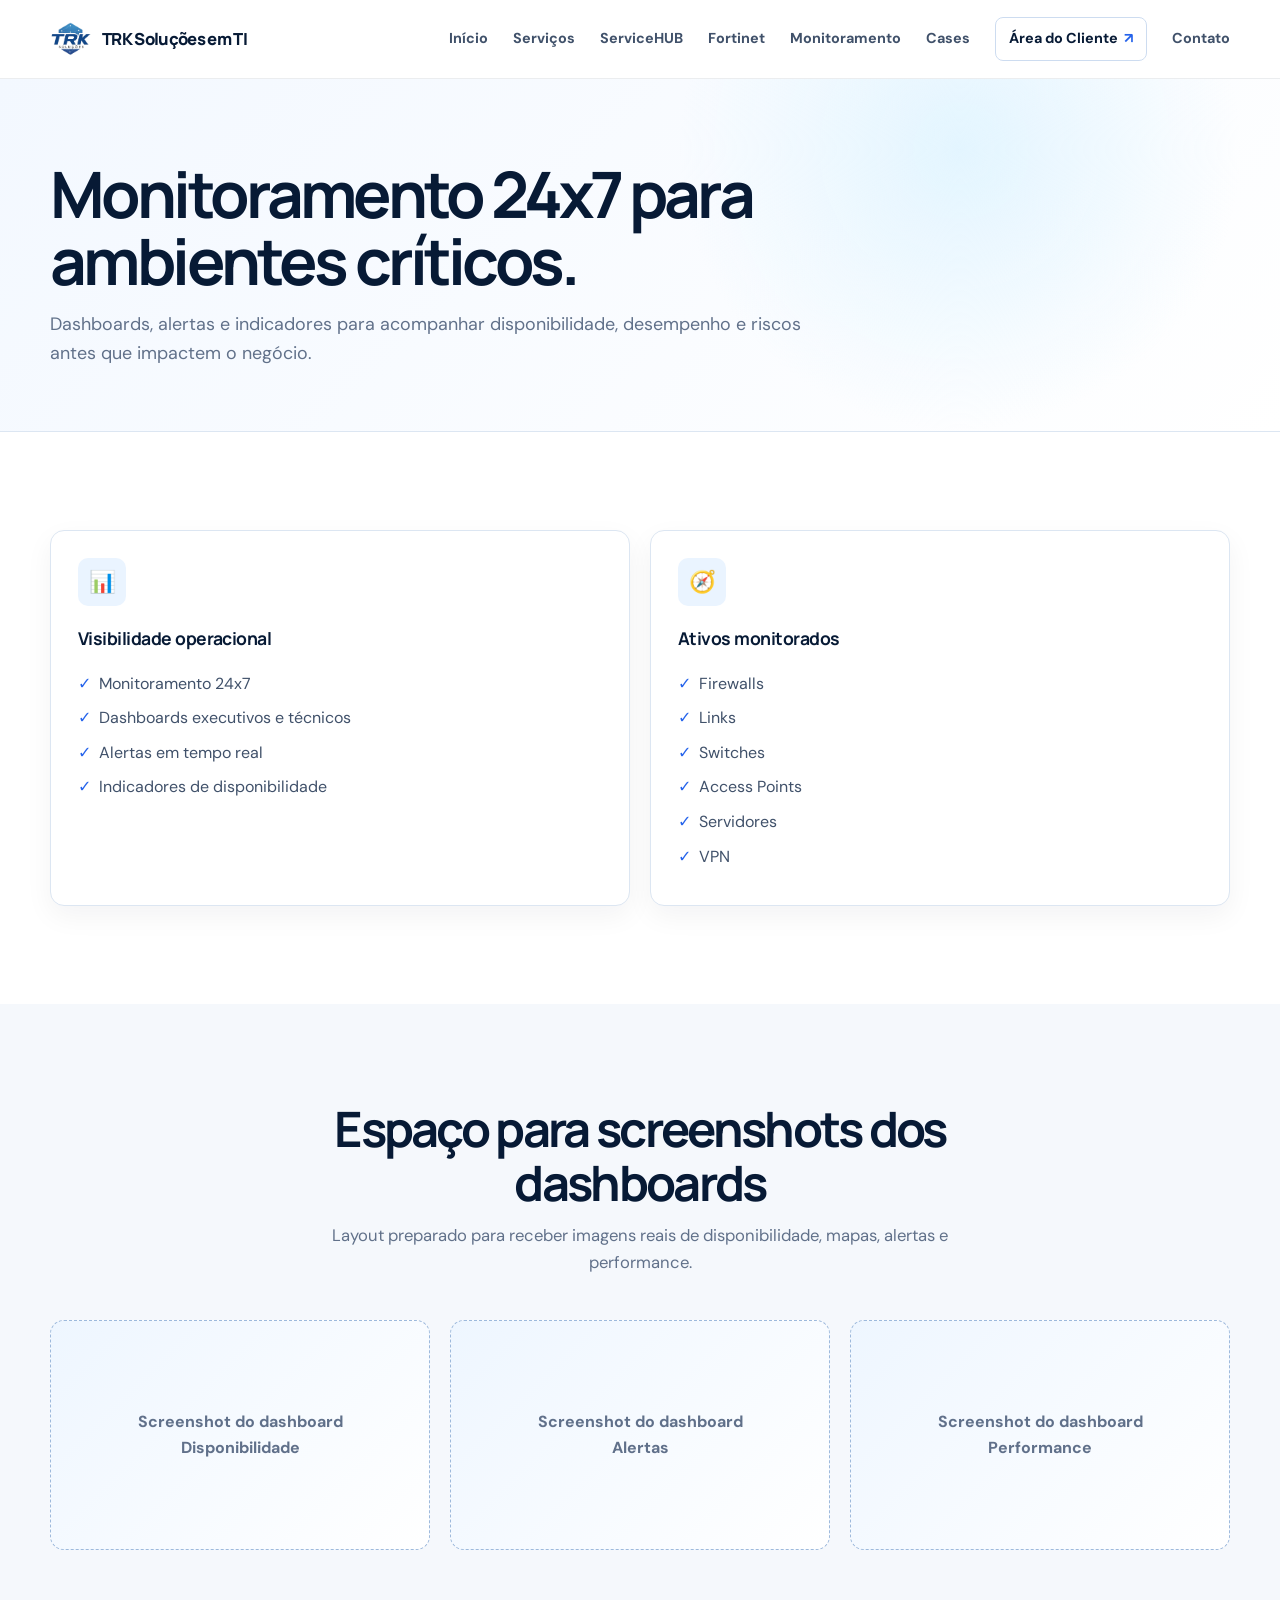
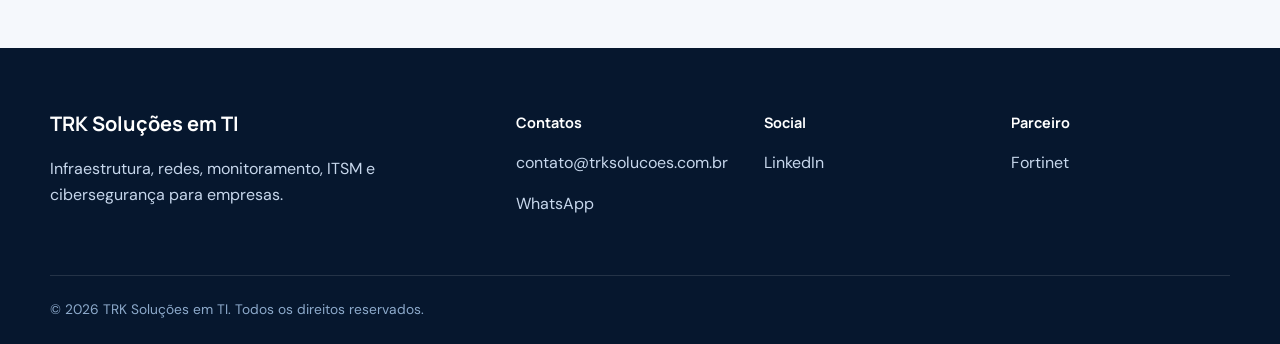
<file: monitoramento.html>
<!doctype html>
<html lang="pt-BR">
<head>
<meta charset="utf-8">
<meta name="viewport" content="width=device-width,initial-scale=1">
<meta name="description" content="Monitoramento 24x7 para firewalls, links, switches, access points, servidores e VPNs.">
<title>Monitoramento 24x7 | TRK Soluções em TI</title>
<link rel="icon" href="logo-icon.png">
<link rel="preconnect" href="https://fonts.googleapis.com">
<link rel="preconnect" href="https://fonts.gstatic.com" crossorigin>
<link href="https://fonts.googleapis.com/css2?family=DM+Sans:wght@400;500;600;700&family=Manrope:wght@600;700;800&display=swap" rel="stylesheet">
<link rel="stylesheet" href="styles.css">
</head>
<body>
<header class="navbar">
<div class="container nav-inner">
<a class="brand" href="index.html">
<img src="logo-icon.png" alt="">
<span>TRK Soluções em TI</span>
</a>
<button class="nav-toggle" type="button" aria-label="Abrir menu de navegação" aria-expanded="false" aria-controls="menu-principal"><span></span><span></span><span></span></button>
<nav class="nav-links" id="menu-principal" aria-label="Navegação principal">
<a href="index.html">Início</a>
<a href="servicos.html">Serviços</a>
<a href="servicehub.html">ServiceHUB</a>
<a href="fortinet.html">Fortinet</a>
<a href="monitoramento.html">Monitoramento</a>
<a href="cases.html">Cases</a>
<a class="nav-portal" href="https://servicehub.trksolucoes.com.br/" target="_blank" rel="noopener">Área do Cliente <span aria-hidden="true">↗</span></a>
<a href="index.html#contato">Contato</a>
</nav>
</div>
</header>
<main>
<section class="page-hero">
<div class="container">
<h1>Monitoramento 24x7 para ambientes críticos.</h1>
<p>Dashboards, alertas e indicadores para acompanhar disponibilidade, desempenho e riscos antes que impactem o negócio.</p>
</div>
</section>
<section class="section">
<div class="container grid grid-2">
<article class="card">
<div class="icon">📊</div>
<h3>Visibilidade operacional</h3>
<ul class="checklist">
<li>Monitoramento 24x7</li>
<li>Dashboards executivos e técnicos</li>
<li>Alertas em tempo real</li>
<li>Indicadores de disponibilidade</li>
</ul>
</article>
<article class="card">
<div class="icon">🧭</div>
<h3>Ativos monitorados</h3>
<ul class="checklist">
<li>Firewalls</li>
<li>Links</li>
<li>Switches</li>
<li>Access Points</li>
<li>Servidores</li>
<li>VPN</li>
</ul>
</article>
</div>
</section>
<section class="section alt">
<div class="container">
<div class="section-head">
<h2>Espaço para screenshots dos dashboards</h2>
<p>Layout preparado para receber imagens reais de disponibilidade, mapas, alertas e performance.</p>
</div>
<div class="grid grid-3">
<div class="dashboard">Screenshot do dashboard<br>Disponibilidade</div>
<div class="dashboard">Screenshot do dashboard<br>Alertas</div>
<div class="dashboard">Screenshot do dashboard<br>Performance</div>
</div>
</div>
</section>
</main>
<footer class="footer" id="contato">
<div class="container footer-grid">
<div>
<h2>TRK Soluções em TI</h2>
<p>Infraestrutura, redes, monitoramento, ITSM e cibersegurança para empresas.</p>
</div>
<div>
<h3>Contatos</h3>
<p>
<a href="mailto:contato@trksolucoes.com.br">contato@trksolucoes.com.br</a>
</p>
<p>
<a data-whatsapp-url href="#">WhatsApp</a>
</p>
</div>
<div>
<h3>Social</h3>
<p>
<a href="https://linkedin.com/company/trksolucoes">LinkedIn</a>
</p>
</div>
<div>
<h3>Parceiro</h3>
<p>Fortinet</p>
</div>
<p class="copyright">© 2026 TRK Soluções em TI. Todos os direitos reservados.</p>
</div>
</footer>
<script src="site.js" defer></script>
</body>
</html>
</file>
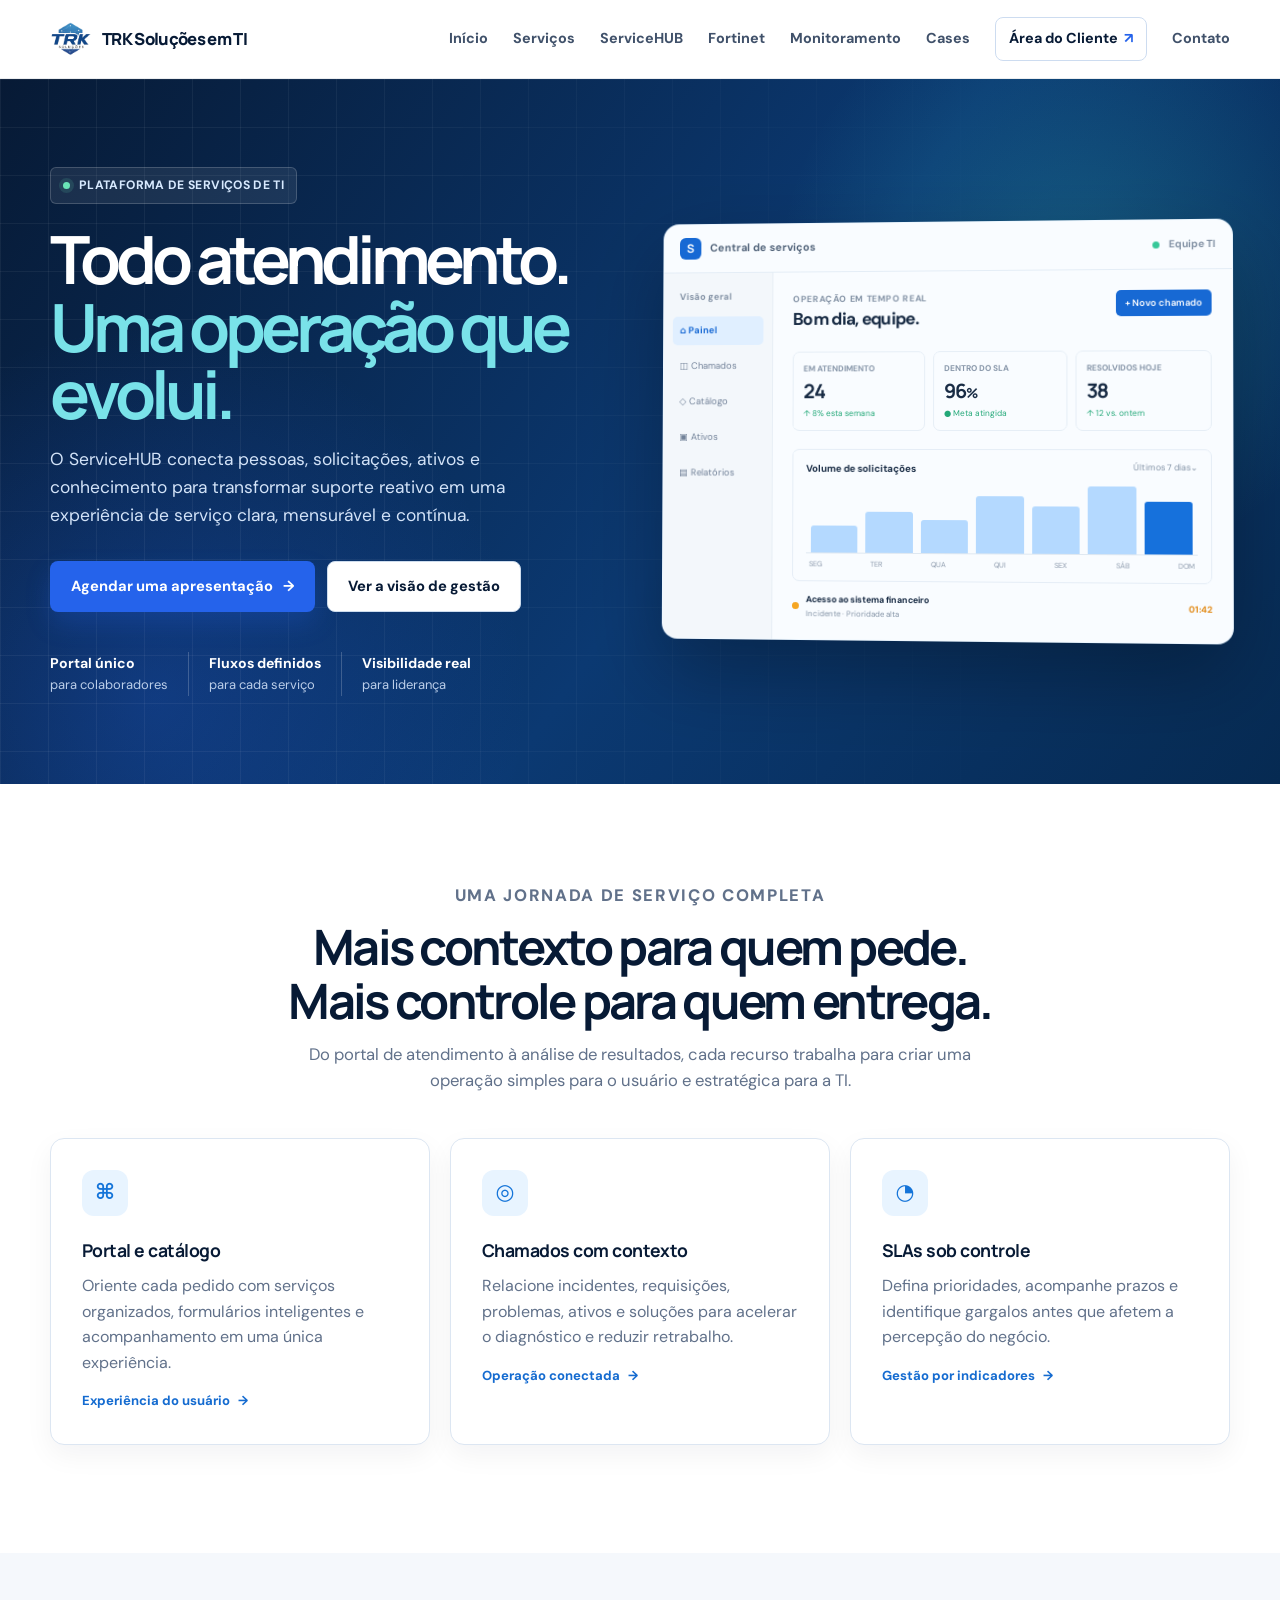
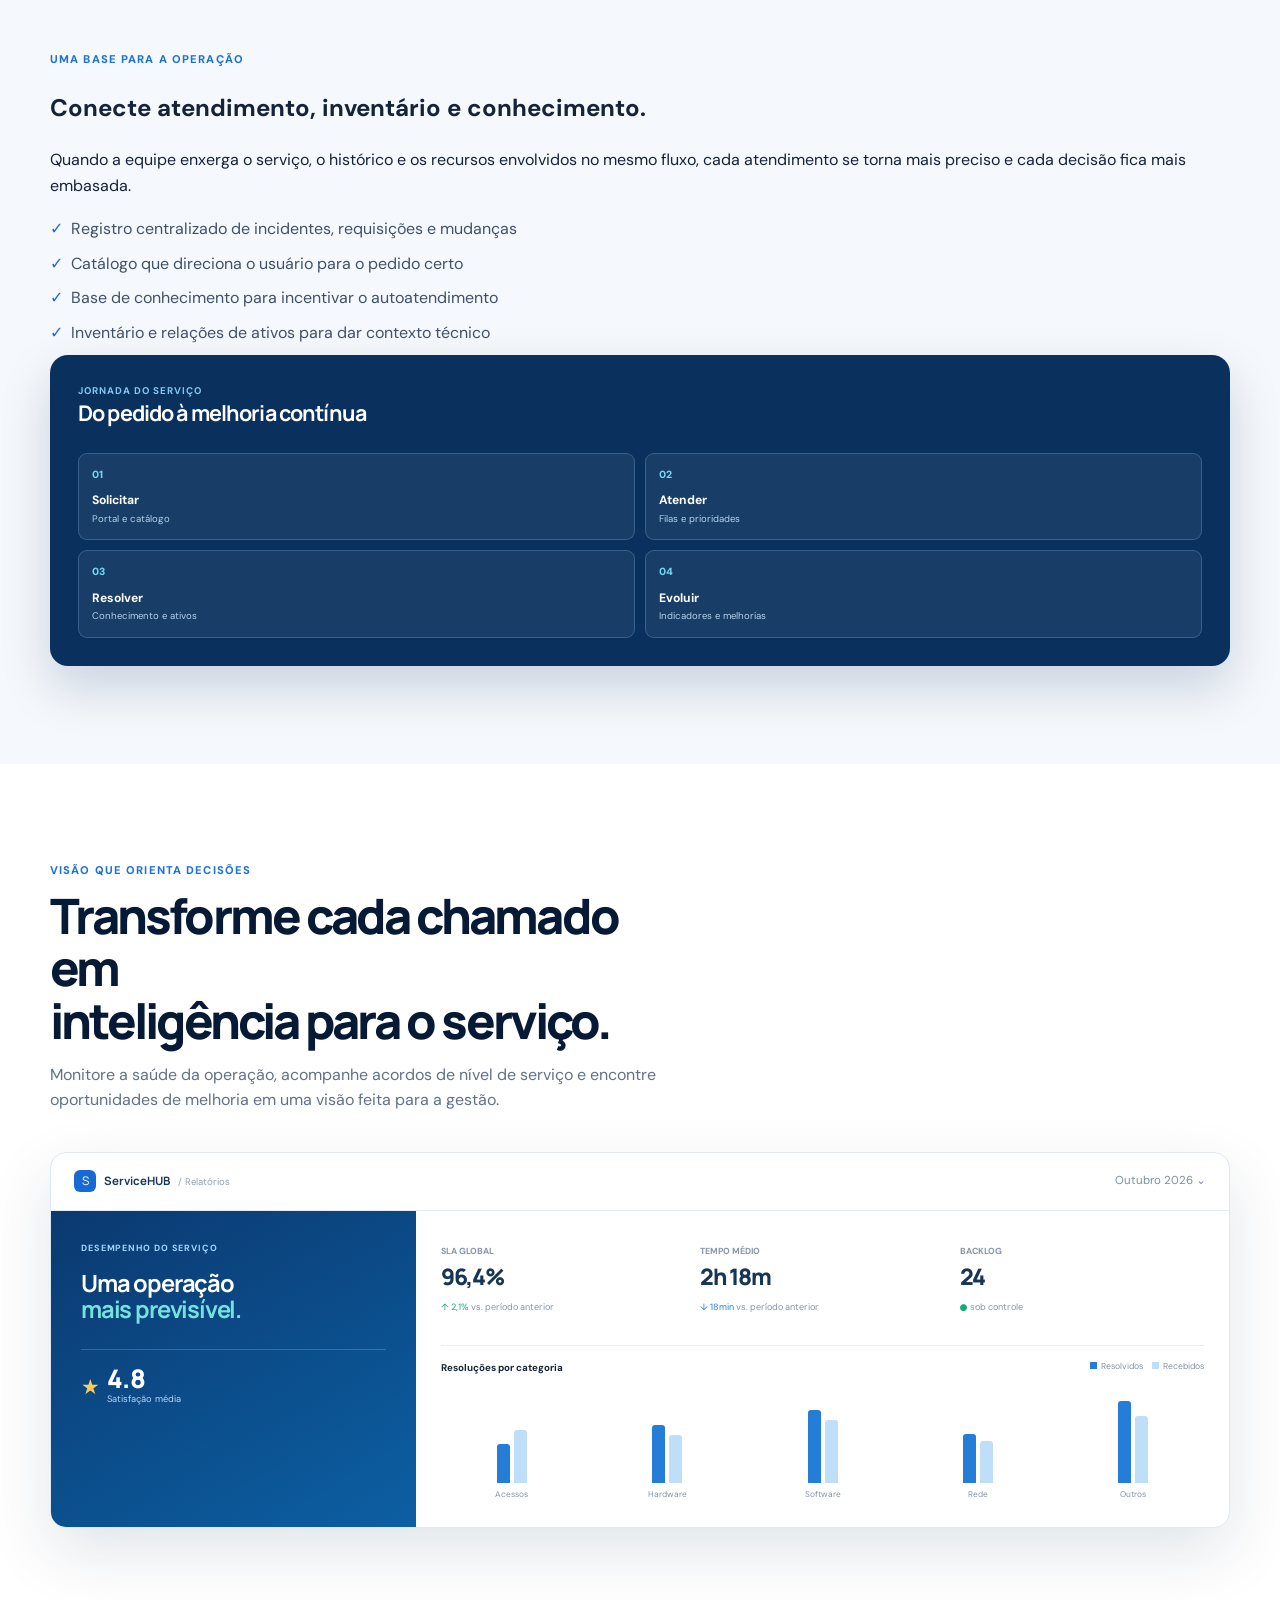
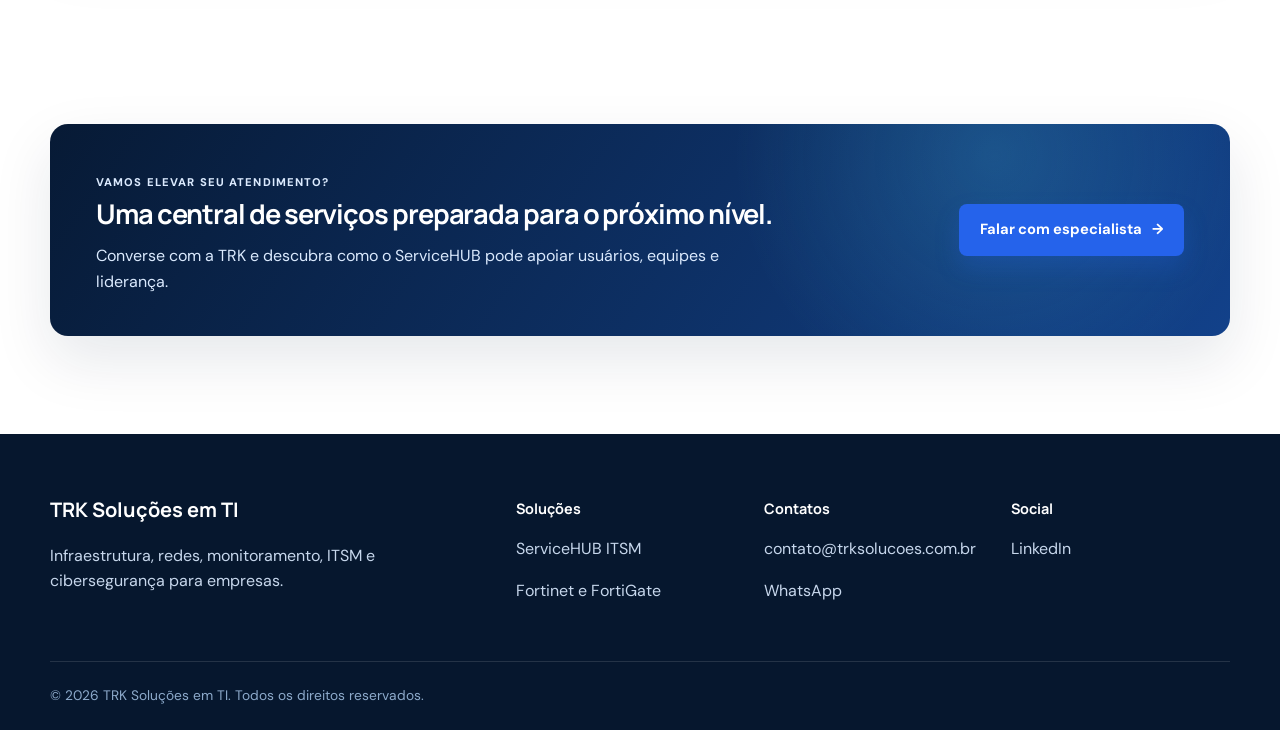
<file: servicehub.html>
<!doctype html>
<html lang="pt-BR">
<head>
<meta charset="utf-8">
<meta name="viewport" content="width=device-width,initial-scale=1">
<meta name="description" content="ServiceHUB é a plataforma ITSM da TRK para centralizar chamados, SLAs, catálogo de serviços e indicadores de TI para empresas.">
<meta name="robots" content="index,follow">
<title>ServiceHUB | Plataforma ITSM e Gestão de Chamados para Empresas | TRK</title>
<link rel="canonical" href="https://trksolucoes.com.br/servicehub.html">
<link rel="icon" href="logo-icon.png">
<link rel="preconnect" href="https://fonts.googleapis.com">
<link rel="preconnect" href="https://fonts.gstatic.com" crossorigin>
<link href="https://fonts.googleapis.com/css2?family=DM+Sans:wght@400;500;600;700&family=Manrope:wght@600;700;800&display=swap" rel="stylesheet">
<link rel="stylesheet" href="styles.css">
<meta property="og:title" content="ServiceHUB | Plataforma ITSM para Empresas">
<meta property="og:description" content="Centralize chamados, SLAs, catálogo de serviços e indicadores de TI com o ServiceHUB.">
<meta property="og:type" content="website">
<script type="application/ld+json">
{"@context":"https://schema.org","@type":"Service","name":"ServiceHUB","description":"Plataforma ITSM para gestão de chamados, SLAs, catálogo de serviços e base de conhecimento.","provider":{"@type":"Organization","name":"TRK Soluções em TI"},"serviceType":"IT Service Management"}
</script>
</head>
<body>
<a class="skip" href="#conteudo">Ir para o conteúdo</a>
<header class="navbar"><div class="container nav-inner">
<a class="brand" href="index.html" aria-label="TRK Soluções em TI"><img src="logo-icon.png" alt=""><span>TRK Soluções em TI</span></a>
<button class="nav-toggle" type="button" aria-label="Abrir menu de navegação" aria-expanded="false" aria-controls="menu-principal"><span></span><span></span><span></span></button>
<nav class="nav-links" id="menu-principal" aria-label="Navegação principal"><a href="index.html">Início</a><a href="servicos.html">Serviços</a><a href="servicehub.html" aria-current="page">ServiceHUB</a><a href="fortinet.html">Fortinet</a><a href="monitoramento.html">Monitoramento</a><a href="cases.html">Cases</a><a class="nav-portal" data-portal-url href="#" target="_blank" rel="noopener">Área do Cliente <span aria-hidden="true">↗</span></a><a href="#contato">Contato</a></nav>
</div></header>
<main id="conteudo">
<section class="product-hero servicehub-hero"><div class="container product-hero-grid product-hero-dashboard"><div>
<span class="eyebrow"><span class="status-dot"></span> Plataforma de serviços de TI</span>
<h1>Todo atendimento. <em>Uma operação que evolui.</em></h1>
<p>O ServiceHUB conecta pessoas, solicitações, ativos e conhecimento para transformar suporte reativo em uma experiência de serviço clara, mensurável e contínua.</p>
<div class="actions"><a class="btn btn-primary" href="mailto:contato@trksolucoes.com.br?subject=Quero%20conhecer%20o%20ServiceHUB">Agendar uma apresentação <span aria-hidden="true">→</span></a><a class="btn btn-secondary" href="#visao">Ver a visão de gestão</a></div>
<div class="trust-row"><span><strong>Portal único</strong>para colaboradores</span><span><strong>Fluxos definidos</strong>para cada serviço</span><span><strong>Visibilidade real</strong>para liderança</span></div>
</div><div class="hub-screen hero-screen" aria-label="Exemplo de painel do ServiceHUB"><div class="screen-bar"><span class="screen-mark">S</span><span>Central de serviços</span><i></i><small>Equipe TI</small></div><div class="screen-body"><aside class="screen-side"><b>Visão geral</b><span class="side-active">⌂ Painel</span><span>◫ Chamados</span><span>◇ Catálogo</span><span>▣ Ativos</span><span>▤ Relatórios</span></aside><div class="screen-content"><div class="screen-title"><div><small>OPERAÇÃO EM TEMPO REAL</small><strong>Bom dia, equipe.</strong></div><button>+ Novo chamado</button></div><div class="hub-stats"><div><small>EM ATENDIMENTO</small><b>24</b><em>↑ 8% esta semana</em></div><div><small>DENTRO DO SLA</small><b>96<span>%</span></b><em>● Meta atingida</em></div><div><small>RESOLVIDOS HOJE</small><b>38</b><em>↑ 12 vs. ontem</em></div></div><div class="hub-chart"><div class="chart-head"><b>Volume de solicitações</b><span>Últimos 7 dias⌄</span></div><div class="chart-bars"><i style="height:35%"></i><i style="height:54%"></i><i style="height:43%"></i><i style="height:75%"></i><i style="height:62%"></i><i style="height:88%"></i><i class="last" style="height:68%"></i></div><div class="chart-days"><span>SEG</span><span>TER</span><span>QUA</span><span>QUI</span><span>SEX</span><span>SÁB</span><span>DOM</span></div></div><div class="ticket-row"><span class="ticket-dot"></span><div><b>Acesso ao sistema financeiro</b><small>Incidente · Prioridade alta</small></div><strong>01:42</strong></div></div></div></div></div></section>
<section class="section service-intro"><div class="container"><div class="section-head"><p class="section-kicker">Uma jornada de serviço completa</p><h2>Mais contexto para quem pede.<br>Mais controle para quem entrega.</h2><p>Do portal de atendimento à análise de resultados, cada recurso trabalha para criar uma operação simples para o usuário e estratégica para a TI.</p></div><div class="grid grid-3 feature-cards"><article class="card"><div class="feature-icon">⌘</div><h3>Portal e catálogo</h3><p>Oriente cada pedido com serviços organizados, formulários inteligentes e acompanhamento em uma única experiência.</p><a href="#visao" class="mini-link">Experiência do usuário <span>→</span></a></article><article class="card"><div class="feature-icon">◎</div><h3>Chamados com contexto</h3><p>Relacione incidentes, requisições, problemas, ativos e soluções para acelerar o diagnóstico e reduzir retrabalho.</p><a href="#operacao" class="mini-link">Operação conectada <span>→</span></a></article><article class="card"><div class="feature-icon">◔</div><h3>SLAs sob controle</h3><p>Defina prioridades, acompanhe prazos e identifique gargalos antes que afetem a percepção do negócio.</p><a href="#visao" class="mini-link">Gestão por indicadores <span>→</span></a></article></div></div></section>
<section class="section alt" id="operacao"><div class="container product-split service-split"><div><p class="section-kicker">Uma base para a operação</p><h2>Conecte atendimento, inventário e conhecimento.</h2><p>Quando a equipe enxerga o serviço, o histórico e os recursos envolvidos no mesmo fluxo, cada atendimento se torna mais preciso e cada decisão fica mais embasada.</p><ul class="checklist"><li>Registro centralizado de incidentes, requisições e mudanças</li><li>Catálogo que direciona o usuário para o pedido certo</li><li>Base de conhecimento para incentivar o autoatendimento</li><li>Inventário e relações de ativos para dar contexto técnico</li></ul></div><div class="service-flow"><div class="flow-top"><span>JORNADA DO SERVIÇO</span><b>Do pedido à melhoria contínua</b></div><div class="flow-steps"><div><i>01</i><strong>Solicitar</strong><small>Portal e catálogo</small></div><div><i>02</i><strong>Atender</strong><small>Filas e prioridades</small></div><div><i>03</i><strong>Resolver</strong><small>Conhecimento e ativos</small></div><div><i>04</i><strong>Evoluir</strong><small>Indicadores e melhorias</small></div></div></div></div></section>
<section class="section dashboard-section" id="visao"><div class="container"><div class="dashboard-copy"><p class="section-kicker">Visão que orienta decisões</p><h2>Transforme cada chamado em<br>inteligência para o serviço.</h2><p>Monitore a saúde da operação, acompanhe acordos de nível de serviço e encontre oportunidades de melhoria em uma visão feita para a gestão.</p></div><div class="analytics-screen" aria-label="Exemplo de dashboard de gestão ServiceHUB"><div class="analytics-top"><div><span class="screen-mark">S</span><b>ServiceHUB</b><small>/ Relatórios</small></div><span>Outubro 2026 ⌄</span></div><div class="analytics-main"><div class="analytic-summary"><p>DESEMPENHO DO SERVIÇO</p><h3>Uma operação<br><em>mais previsível.</em></h3><div class="satisfaction"><span>★</span><b>4.8</b><small>Satisfação média</small></div></div><div class="analytic-data"><div class="data-kpis"><div><small>SLA GLOBAL</small><b>96,4%</b><span>↑ 2,1% <i>vs. período anterior</i></span></div><div><small>TEMPO MÉDIO</small><b>2h 18m</b><span class="down">↓ 18min <i>vs. período anterior</i></span></div><div><small>BACKLOG</small><b>24</b><span>● <i>sob controle</i></span></div></div><div class="resolution-chart"><div class="chart-head"><b>Resoluções por categoria</b><span class="legend"><i></i>Resolvidos <i></i>Recebidos</span></div><div class="chart-columns"><div><span class="bar-pair"><i style="height:42%"></i><i style="height:57%"></i></span><small>Acessos</small></div><div><span class="bar-pair"><i style="height:62%"></i><i style="height:52%"></i></span><small>Hardware</small></div><div><span class="bar-pair"><i style="height:78%"></i><i style="height:68%"></i></span><small>Software</small></div><div><span class="bar-pair"><i style="height:53%"></i><i style="height:45%"></i></span><small>Rede</small></div><div><span class="bar-pair"><i style="height:88%"></i><i style="height:72%"></i></span><small>Outros</small></div></div></div></div></div></div></div></section>
<section class="section"><div class="container"><div class="banner"><div><p class="section-kicker">Vamos elevar seu atendimento?</p><h2>Uma central de serviços preparada para o próximo nível.</h2><p>Converse com a TRK e descubra como o ServiceHUB pode apoiar usuários, equipes e liderança.</p></div><a class="btn btn-primary" href="mailto:contato@trksolucoes.com.br?subject=Apresenta%C3%A7%C3%A3o%20ServiceHUB">Falar com especialista <span aria-hidden="true">→</span></a></div></div></section>
</main>

<footer class="footer" id="contato"><div class="container footer-grid"><div><h2>TRK Soluções em TI</h2><p>Infraestrutura, redes, monitoramento, ITSM e cibersegurança para empresas.</p></div><div><h3>Soluções</h3><p><a href="servicehub.html">ServiceHUB ITSM</a></p><p><a href="fortinet.html">Fortinet e FortiGate</a></p></div><div><h3>Contatos</h3><p><a href="mailto:contato@trksolucoes.com.br">contato@trksolucoes.com.br</a></p><p><a data-whatsapp-url href="#">WhatsApp</a></p></div><div><h3>Social</h3><p><a href="https://linkedin.com/company/trksolucoes">LinkedIn</a></p></div><p class="copyright">© 2026 TRK Soluções em TI. Todos os direitos reservados.</p></div></footer>
<script src="site.js" defer></script>
</body>
</html>
</file>
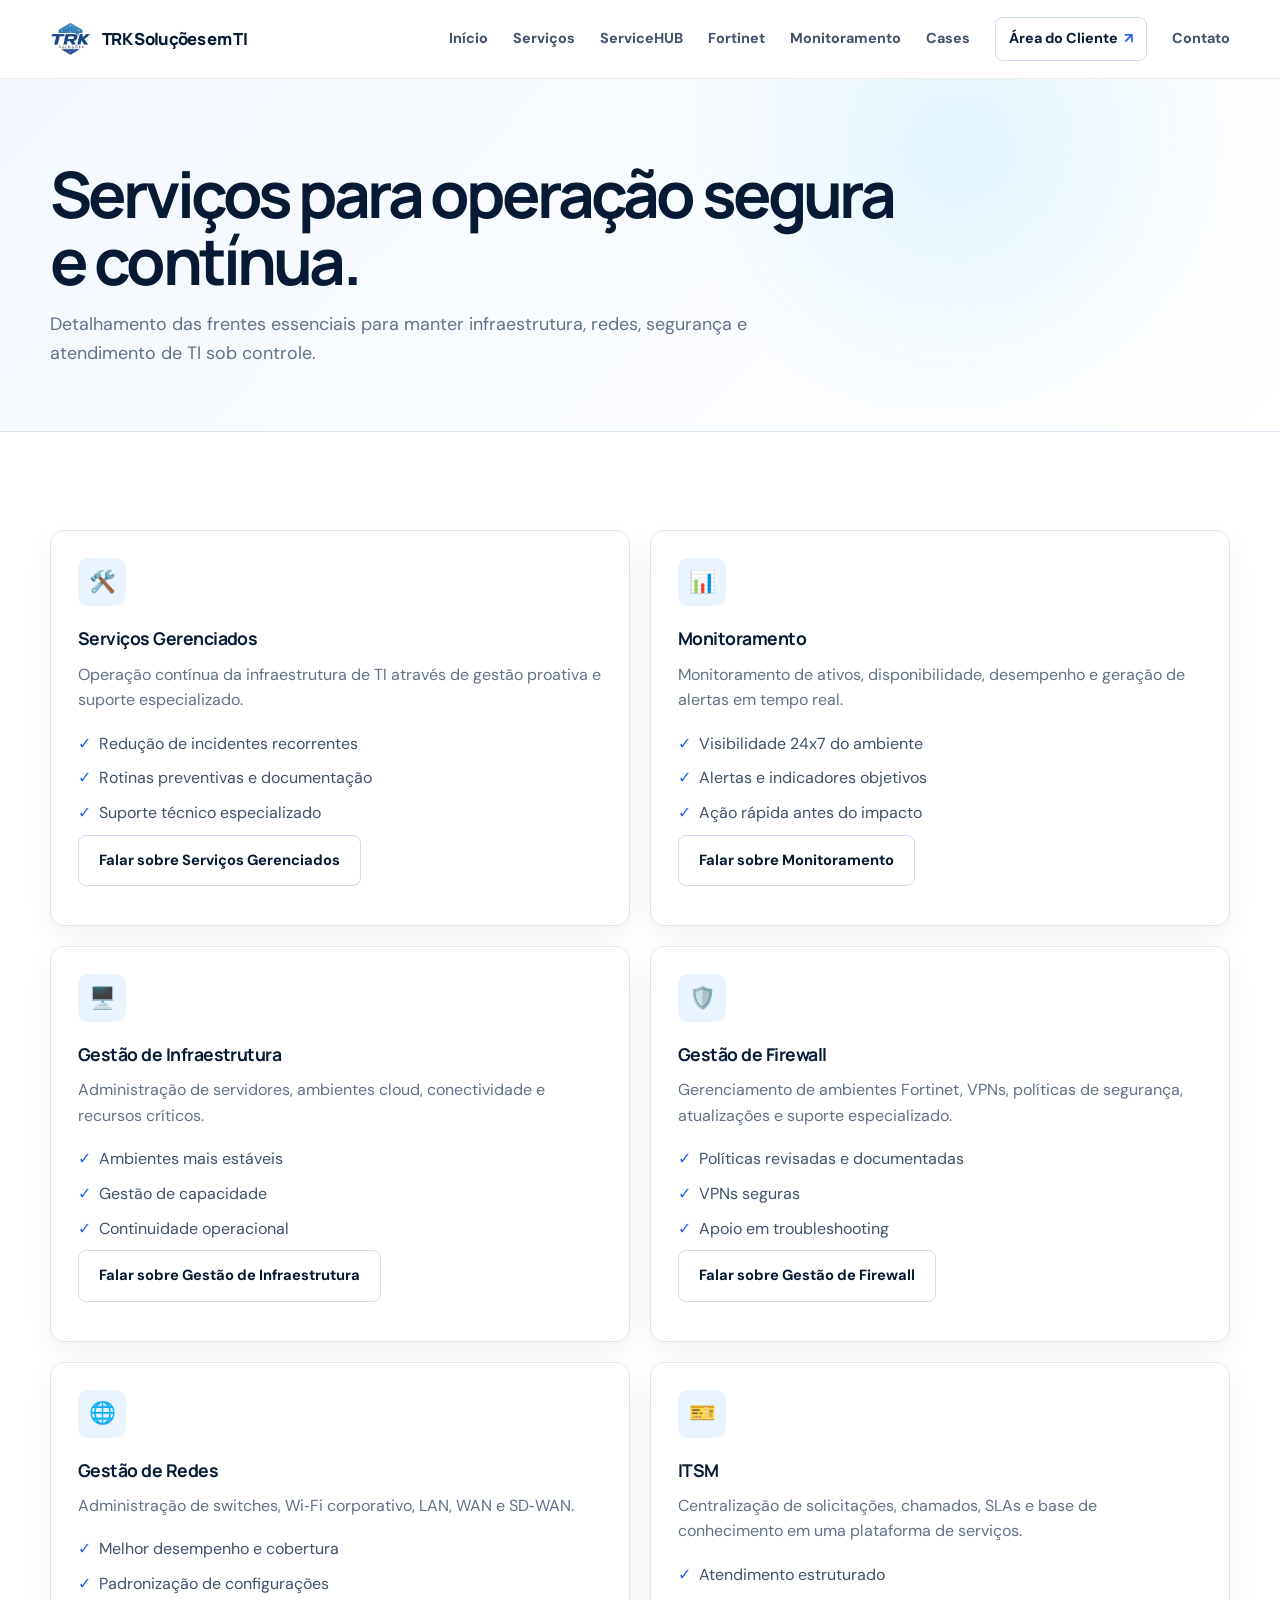
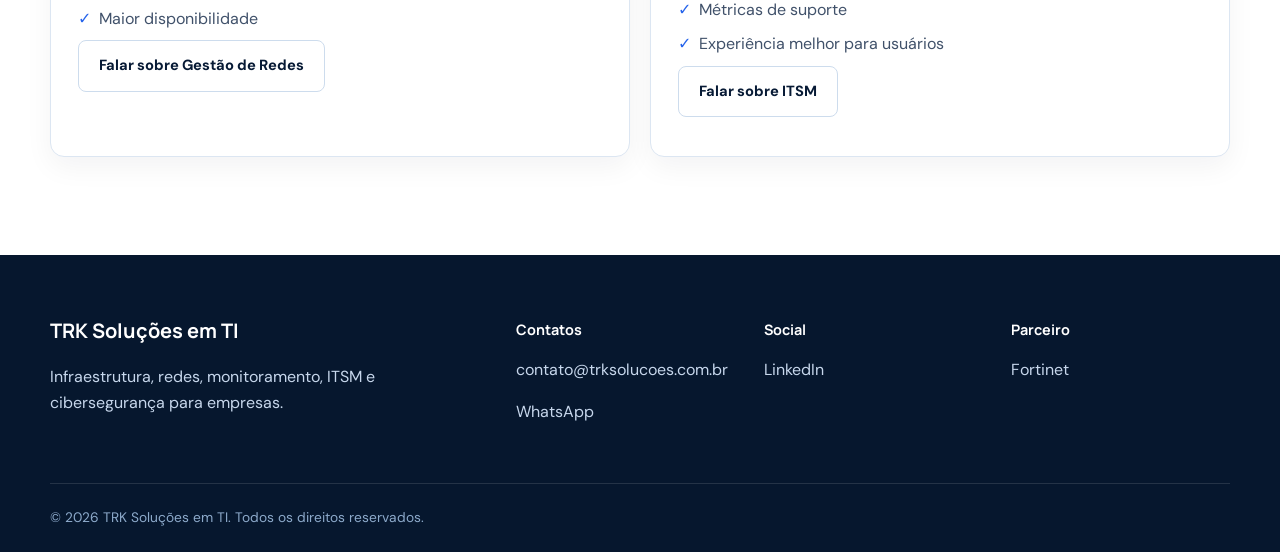
<file: servicos.html>
<!doctype html>
<html lang="pt-BR">
<head>
<meta charset="utf-8">
<meta name="viewport" content="width=device-width,initial-scale=1">
<meta name="description" content="Serviços gerenciados, monitoramento, gestão de infraestrutura, firewall, redes e ITSM da TRK Soluções em TI.">
<title>Serviços | TRK Soluções em TI</title>
<link rel="icon" href="logo-icon.png">
<link rel="preconnect" href="https://fonts.googleapis.com">
<link rel="preconnect" href="https://fonts.gstatic.com" crossorigin>
<link href="https://fonts.googleapis.com/css2?family=DM+Sans:wght@400;500;600;700&family=Manrope:wght@600;700;800&display=swap" rel="stylesheet">
<link rel="stylesheet" href="styles.css">
</head>
<body>
<header class="navbar">
<div class="container nav-inner">
<a class="brand" href="index.html">
<img src="logo-icon.png" alt="">
<span>TRK Soluções em TI</span>
</a>
<button class="nav-toggle" type="button" aria-label="Abrir menu de navegação" aria-expanded="false" aria-controls="menu-principal"><span></span><span></span><span></span></button>
<nav class="nav-links" id="menu-principal" aria-label="Navegação principal">
<a href="index.html">Início</a>
<a href="servicos.html">Serviços</a>
<a href="servicehub.html">ServiceHUB</a>
<a href="fortinet.html">Fortinet</a>
<a href="monitoramento.html">Monitoramento</a>
<a href="cases.html">Cases</a>
<a class="nav-portal" href="https://servicehub.trksolucoes.com.br/" target="_blank" rel="noopener">Área do Cliente <span aria-hidden="true">↗</span></a>
<a href="index.html#contato">Contato</a>
</nav>
</div>
</header>
<main>
<section class="page-hero">
<div class="container">
<h1>Serviços para operação segura e contínua.</h1>
<p>Detalhamento das frentes essenciais para manter infraestrutura, redes, segurança e atendimento de TI sob controle.</p>
</div>
</section>
<section class="section">
<div class="container">
<div class="grid grid-2" data-services="detailed">
</div>
</div>
</section>
</main>
<footer class="footer" id="contato">
<div class="container footer-grid">
<div>
<h2>TRK Soluções em TI</h2>
<p>Infraestrutura, redes, monitoramento, ITSM e cibersegurança para empresas.</p>
</div>
<div>
<h3>Contatos</h3>
<p>
<a href="mailto:contato@trksolucoes.com.br">contato@trksolucoes.com.br</a>
</p>
<p>
<a data-whatsapp-url href="#">WhatsApp</a>
</p>
</div>
<div>
<h3>Social</h3>
<p>
<a href="https://linkedin.com/company/trksolucoes">LinkedIn</a>
</p>
</div>
<div>
<h3>Parceiro</h3>
<p>Fortinet</p>
</div>
<p class="copyright">© 2026 TRK Soluções em TI. Todos os direitos reservados.</p>
</div>
</footer>
<script src="site.js" defer>
</script>
</body>
</html>
</file>
<file: styles.css>
:root{--blue:#2563eb;--blue-deep:#123b85;--cyan:#4ec9ed;--navy:#071a35;--navy-2:#0c2955;--ink:#15233a;--muted:#61718a;--line:#dce6f2;--soft:#f5f8fc;--white:#fff;--shadow:0 24px 60px rgba(9,31,62,.10);--radius:20px}
*{box-sizing:border-box}html{scroll-behavior:smooth}body{margin:0;font-family:"DM Sans",system-ui,sans-serif;color:var(--ink);line-height:1.6;background:#fff}a{text-decoration:none;color:inherit}img{max-width:100%;height:auto}.container{width:min(1180px,calc(100% - 48px));margin:auto}.skip{position:absolute;left:-999px;top:8px;background:#fff;padding:10px;z-index:99}.skip:focus{left:8px}
.navbar{position:sticky;top:0;z-index:20;background:rgba(255,255,255,.9);backdrop-filter:blur(18px);border-bottom:1px solid rgba(7,26,53,.08)}.nav-inner{min-height:78px;display:flex;align-items:center;justify-content:space-between;gap:24px}.brand{display:flex;align-items:center;gap:10px;font-family:Manrope,sans-serif;font-weight:800;color:var(--navy);letter-spacing:-.04em;font-size:1.04rem}.brand img{width:42px}.nav-links{display:flex;align-items:center;gap:25px;font-size:.9rem;font-weight:700;color:#40516a}.nav-links a{position:relative;white-space:nowrap}.nav-links a:not(.nav-portal):after{content:"";position:absolute;left:0;bottom:-7px;width:0;height:2px;background:var(--blue);transition:width .2s ease}.nav-links a:hover,.nav-links a:focus{color:var(--blue)}.nav-links a:hover:after,.nav-links a:focus:after{width:100%}.nav-portal{padding:9px 13px;border:1px solid #cddcf0;border-radius:8px;color:var(--navy)}.nav-portal span{color:var(--blue);margin-left:3px}.nav-toggle{display:none}
.btn{display:inline-flex;align-items:center;justify-content:center;gap:10px;border-radius:8px;padding:13px 20px;font-size:.92rem;font-weight:700;border:1px solid transparent;transition:transform .2s ease,box-shadow .2s ease,background .2s ease}.btn:hover{transform:translateY(-2px)}.btn:focus-visible,a:focus-visible,button:focus-visible{outline:3px solid rgba(78,201,237,.55);outline-offset:3px}.btn-primary{background:var(--blue);color:white;box-shadow:0 12px 25px rgba(37,99,235,.22)}.btn-primary:hover{background:#174fc2;box-shadow:0 16px 30px rgba(37,99,235,.28)}.btn-secondary{background:white;color:var(--navy);border-color:#cddced}.btn-dark{background:var(--navy);color:#fff}
.hero{overflow:hidden;color:white;background:radial-gradient(circle at 84% 24%,rgba(78,201,237,.22),transparent 23%),radial-gradient(circle at 12% 88%,rgba(37,99,235,.25),transparent 30%),linear-gradient(120deg,#05142c,#0b2d60 57%,#061730);position:relative}.hero:before{content:"";position:absolute;inset:0;opacity:.35;background-image:linear-gradient(rgba(255,255,255,.075) 1px,transparent 1px),linear-gradient(90deg,rgba(255,255,255,.075) 1px,transparent 1px);background-size:56px 56px;mask-image:linear-gradient(90deg,#000,transparent)}.hero-grid{position:relative;display:grid;grid-template-columns:1.05fr .95fr;gap:70px;align-items:center;min-height:650px;padding:88px 0}.eyebrow{display:inline-flex;gap:9px;align-items:center;border:1px solid rgba(255,255,255,.18);background:rgba(255,255,255,.08);border-radius:6px;padding:8px 12px;color:#d8eaff;font-size:.76rem;font-weight:700;letter-spacing:.03em;text-transform:uppercase}.status-dot{width:7px;height:7px;border-radius:50%;display:inline-block;background:#69e7b7;box-shadow:0 0 0 4px rgba(105,231,183,.13)}.hero h1{font-family:Manrope,sans-serif;font-size:clamp(2.8rem,5.4vw,5.25rem);line-height:1.03;letter-spacing:-.07em;margin:23px 0 19px;max-width:720px}.hero h1 em{font-style:normal;color:#75d9f4}.hero p{font-size:1.12rem;color:#d4e1f5;max-width:620px;margin:0}.actions{display:flex;flex-wrap:wrap;gap:12px;margin-top:31px}.trust-row{display:flex;flex-wrap:wrap;gap:20px;margin-top:40px;color:#bbcee9;font-size:.81rem}.trust-row span+span{border-left:1px solid rgba(255,255,255,.2);padding-left:20px}.trust-row strong{color:white;display:block;font-size:.88rem}
.visual-card{position:relative;overflow:hidden;border:1px solid rgba(178,220,255,.25);background:linear-gradient(150deg,rgba(255,255,255,.14),rgba(255,255,255,.055));border-radius:18px;padding:19px;box-shadow:0 28px 62px rgba(0,8,25,.25);backdrop-filter:blur(14px)}.visual-label{font-size:.72rem;letter-spacing:.09em;text-transform:uppercase;color:#d8eaff;display:flex;align-items:center;gap:8px}.network-visual{min-height:344px;position:relative;display:grid;place-items:center}.network-orbit{position:absolute;border:1px solid rgba(137,215,255,.28);border-radius:50%}.orbit-one{width:228px;height:228px}.orbit-two{width:318px;height:318px;border-style:dashed;animation:spin 24s linear infinite}.core{position:relative;z-index:2;width:116px;height:116px;border-radius:16px;background:linear-gradient(145deg,#3295ee,#53d0e8);display:grid;align-content:center;justify-items:center;line-height:1;box-shadow:0 0 0 12px rgba(78,201,237,.08),0 14px 38px rgba(26,156,224,.36)}.core span{font-family:Manrope,sans-serif;font-size:1.55rem;font-weight:800;letter-spacing:-.08em}.core small,.node small{font-size:.55rem;letter-spacing:.1em;font-weight:700}.node{position:absolute;z-index:2;min-width:86px;min-height:62px;border-radius:10px;padding:10px;background:rgba(7,30,63,.75);border:1px solid rgba(178,220,255,.24);display:grid;align-content:center;gap:3px;text-align:center;box-shadow:0 12px 25px rgba(0,10,28,.14)}.node span{font-family:Manrope,sans-serif;color:#76d8f3;font-weight:800;font-size:.78rem}.n1{top:12px;left:39%}.n2{left:1%;top:48%}.n3{right:1%;top:48%}.n4{bottom:2px;left:39%}.visual-footer{border-top:1px solid rgba(255,255,255,.14);padding:14px 2px 2px;display:flex;align-items:center;gap:9px;font-size:.66rem;color:#bcd2ef;letter-spacing:.08em;text-transform:uppercase}.visual-footer strong{color:#fff;font-size:.67rem;letter-spacing:0}.visual-footer i{margin-left:auto;width:8px;height:8px;border-radius:50%;background:#69e7b7}@keyframes spin{to{transform:rotate(360deg)}}
.section{padding:98px 0}.section.alt{background:var(--soft)}.section-head{max-width:720px;margin:0 auto 44px;text-align:center}.section-head h2{font-family:Manrope,sans-serif;font-size:clamp(2rem,4vw,3.05rem);line-height:1.1;letter-spacing:-.055em;color:var(--navy);margin:0 0 13px}.section-head p{color:var(--muted);font-size:1.04rem;margin:0}.lead{background:#fff;border:1px solid var(--line);border-left:4px solid var(--blue);border-radius:0 var(--radius) var(--radius) 0;box-shadow:0 18px 48px rgba(8,30,61,.07);padding:34px 38px;color:#40516a;font-size:1.08rem}.lead p{margin:0}.lead-points{display:flex;flex-wrap:wrap;gap:11px;margin-top:24px}.lead-points span{background:#eef5ff;color:var(--blue-deep);border-radius:4px;padding:5px 9px;font-size:.78rem;font-weight:700}.lead-points span:before{content:"✓";margin-right:6px;color:var(--blue)}.grid{display:grid;gap:20px}.grid-3{grid-template-columns:repeat(3,1fr)}.grid-2{grid-template-columns:repeat(2,1fr)}.card{height:100%;background:white;border:1px solid var(--line);border-radius:14px;box-shadow:0 10px 28px rgba(6,23,46,.05);padding:27px;transition:transform .2s ease,box-shadow .2s ease,border-color .2s ease}.card:hover{transform:translateY(-5px);border-color:#b7d1ec;box-shadow:var(--shadow)}.icon{width:48px;height:48px;border-radius:10px;display:grid;place-items:center;background:#eaf4ff;color:var(--blue);font-size:1.35rem;margin-bottom:18px}.card h3{font-family:Manrope,sans-serif;margin:0 0 9px;color:var(--navy);letter-spacing:-.03em;font-size:1.1rem}.card p{color:var(--muted);margin:0 0 12px}.checklist{padding:0;margin:18px 0 0;list-style:none}.checklist li{margin:9px 0;color:#40516a}.checklist li:before{content:"✓";color:var(--blue);font-weight:900;margin-right:8px}.banner{background:radial-gradient(circle at 80% 15%,rgba(78,201,237,.2),transparent 27%),linear-gradient(125deg,#071a35,#12418a);border-radius:18px;padding:42px 46px;color:#fff;display:flex;justify-content:space-between;gap:24px;align-items:center;box-shadow:var(--shadow)}.banner h2{font-family:Manrope,sans-serif;letter-spacing:-.04em;margin:0;font-size:1.7rem}.banner p{color:#dbeafe;max-width:670px;margin:8px 0 0}.partner{display:grid;place-items:center;min-height:150px;background:white;border:1px solid var(--line);border-radius:14px;box-shadow:0 10px 28px rgba(6,23,46,.05)}.dashboard{border:1px dashed #9db9dc;background:linear-gradient(135deg,#eef6ff,#fff);border-radius:14px;min-height:230px;display:grid;place-items:center;color:#60708a;font-weight:700;text-align:center;padding:24px}.footer{background:#06172e;color:#fff;padding:60px 0 24px}.footer h2,.footer h3{font-family:Manrope,sans-serif}.footer h2{font-size:1.25rem;margin-top:0}.footer h3{font-size:.9rem;margin-top:3px}.footer p,.footer a{color:#c7d7ec}.footer a:hover{text-decoration:underline;color:#fff}.footer-grid{display:grid;grid-template-columns:2fr 1fr 1fr 1fr;gap:28px}.copyright{grid-column:1/-1;margin:14px 0 0;padding-top:22px;border-top:1px solid rgba(255,255,255,.12);color:#8daacb!important;font-size:.86rem}.page-hero{background:radial-gradient(circle at 75% 20%,#e3f5ff,transparent 28%),linear-gradient(135deg,#f3f8ff,#fff);padding:82px 0 64px;border-bottom:1px solid var(--line)}.page-hero h1{font-family:Manrope,sans-serif;font-size:clamp(2.3rem,5vw,4.2rem);line-height:1.04;letter-spacing:-.06em;color:var(--navy);margin:0 0 16px;max-width:860px}.page-hero p{max-width:760px;color:var(--muted);font-size:1.12rem;margin:0}.case-meta{display:inline-flex;padding:5px 10px;border-radius:4px;background:#e8f2ff;color:var(--blue-deep);font-weight:700;font-size:.76rem;margin-bottom:12px}
@media(max-width:900px){.nav-inner{min-height:68px;position:relative}.nav-toggle{display:flex;width:42px;height:42px;border:0;background:#eef5ff;border-radius:8px;align-items:center;justify-content:center;flex-direction:column;gap:4px}.nav-toggle span{display:block;width:18px;height:2px;background:var(--navy);transition:.2s}.nav-links{display:none;position:absolute;top:calc(100% - 1px);left:0;right:0;padding:18px 24px 22px;background:#fff;border-bottom:1px solid var(--line);box-shadow:0 16px 26px rgba(6,23,46,.08);flex-direction:column;align-items:stretch;gap:16px}.nav-links.is-open{display:flex}.nav-links a:not(.nav-portal):after{display:none}.nav-portal{text-align:center}.hero-grid,.grid-3,.grid-2,.footer-grid{grid-template-columns:1fr}.hero-grid{gap:32px;min-height:auto;padding:76px 0 58px}.visual-card{max-width:560px;width:100%;margin:auto}.footer-grid{gap:18px}.copyright{grid-column:auto}.section{padding:74px 0}}
@media(max-width:540px){.container{width:min(100% - 32px,1180px)}.brand span{font-size:.93rem}.brand img{width:37px}.hero h1{font-size:2.85rem}.actions .btn{width:100%}.trust-row{gap:13px}.trust-row span+span{padding-left:13px}.network-visual{min-height:290px}.orbit-one{width:180px;height:180px}.orbit-two{width:258px;height:258px}.core{width:100px;height:100px}.node{min-width:70px;min-height:54px;padding:7px}.n1,.n4{left:36%}.n2{left:-3%}.n3{right:-3%}.visual-footer{font-size:.56rem}.visual-footer strong{font-size:.56rem}.section{padding:62px 0}.lead{padding:27px 23px}.banner{padding:30px 25px;align-items:flex-start;flex-direction:column}.banner h2{font-size:1.45rem}.page-hero{padding:60px 0 48px}}
@media(prefers-reduced-motion:reduce){*{scroll-behavior:auto!important;animation-duration:.01ms!important;transition-duration:.01ms!important}}
/* Product experiences */
.product-hero{overflow:hidden;position:relative;color:#fff}.product-hero:before{content:"";position:absolute;inset:0;background-image:linear-gradient(rgba(255,255,255,.055) 1px,transparent 1px),linear-gradient(90deg,rgba(255,255,255,.055) 1px,transparent 1px);background-size:48px 48px;mask-image:linear-gradient(90deg,#000 20%,transparent 85%);pointer-events:none}.servicehub-hero{background:radial-gradient(circle at 84% 28%,rgba(57,212,203,.23),transparent 25%),radial-gradient(circle at 12% 88%,rgba(37,99,235,.27),transparent 29%),linear-gradient(125deg,#071a35,#0b3972 56%,#062a52)}.fortinet-hero{background:radial-gradient(circle at 83% 25%,rgba(238,49,36,.2),transparent 25%),radial-gradient(circle at 18% 100%,rgba(216,33,28,.17),transparent 30%),linear-gradient(125deg,#16191e,#292d33 62%,#13161b)}.product-hero-grid{position:relative;display:grid;grid-template-columns:minmax(0,.98fr) minmax(460px,1.02fr);gap:58px;align-items:center;min-height:680px;padding:88px 0}.product-hero h1{font-family:Manrope,sans-serif;font-size:clamp(3rem,5.2vw,5.2rem);line-height:1.01;letter-spacing:-.075em;margin:21px 0 19px;max-width:690px}.product-hero h1 em{font-style:normal;color:#79e2e9}.fortinet-hero h1 em{color:#ff766c}.product-hero p{font-size:1.09rem;color:#d3e3f8;max-width:620px;margin:0}.fortinet-hero p{color:#d8dce2}.fortinet-logo{display:block;width:150px;max-height:35px;object-fit:contain;object-position:left;margin-bottom:24px;filter:brightness(0) invert(1)}.hero-screen{position:relative;border:1px solid rgba(198,231,255,.25);border-radius:16px;background:#f9fcff;color:#172a43;box-shadow:0 32px 80px rgba(0,0,0,.28);overflow:hidden;transform:perspective(1400px) rotateY(-4deg) rotateX(1deg)}.screen-bar,.forti-console-top{height:49px;display:flex;align-items:center;gap:9px;padding:0 16px;border-bottom:1px solid #e4edf6;font-size:.68rem;font-weight:700;color:#52647a}.screen-bar i,.forti-console-top i{width:7px;height:7px;border-radius:50%;background:#37c899;margin-left:auto}.screen-mark{background:#1769d4;color:#fff;width:22px;height:22px;display:grid;place-items:center;border-radius:6px;font-family:Manrope,sans-serif;font-size:.74rem}.screen-bar small,.forti-console-top small{font-size:.64rem;color:#8291a4}.screen-body,.forti-console-body{display:grid;grid-template-columns:112px 1fr;min-height:366px}.screen-side,.forti-console-body aside{padding:17px 9px;background:#f3f7fb;border-right:1px solid #e7eef5;display:flex;flex-direction:column;gap:7px;font-size:.59rem;color:#718198}.screen-side b{font-size:.58rem;padding:0 7px;margin-bottom:5px;color:#8291a4}.screen-side span,.forti-console-body aside span{padding:7px;border-radius:5px}.side-active{color:#1769d4;background:#e0efff;font-weight:700}.screen-content,.console-main{padding:20px}.screen-title,.console-heading{display:flex;justify-content:space-between;align-items:flex-start}.screen-title small,.console-heading small{display:block;color:#8493a6;letter-spacing:.07em;font-size:.56rem;font-weight:700}.screen-title strong,.console-heading b{display:block;font-size:1.08rem;letter-spacing:-.04em}.screen-title button{border:0;border-radius:5px;padding:7px 9px;background:#1769d4;color:#fff;font:600 .58rem "DM Sans"}.hub-stats{display:grid;grid-template-columns:repeat(3,1fr);gap:8px;margin:18px 0}.hub-stats>div,.threat-grid>div{border:1px solid #e6eef6;border-radius:7px;padding:10px}.hub-stats small,.threat-grid small{display:block;font-weight:700;font-size:.52rem;color:#8796a9}.hub-stats b,.threat-grid b{font-family:Manrope,sans-serif;font-size:1.23rem;letter-spacing:-.06em}.hub-stats b span{font-size:.7em}.hub-stats em,.threat-grid span{display:block;font-size:.52rem;font-style:normal;color:#23a878}.hub-chart{border:1px solid #e5edf6;border-radius:7px;padding:11px 13px}.chart-head{display:flex;justify-content:space-between;font-size:.61rem}.chart-head span{color:#8292a5;font-size:.54rem}.chart-bars{height:77px;display:flex;align-items:end;gap:8px;border-bottom:1px solid #dfe8f1;padding:0 5px}.chart-bars i{display:block;flex:1;border-radius:3px 3px 0 0;background:#b4d9ff}.chart-bars .last{background:#1671dc}.chart-days{display:flex;justify-content:space-between;padding:5px 3px 0;color:#8d9bad;font-size:.46rem}.ticket-row{display:flex;align-items:center;gap:7px;margin-top:11px;font-size:.55rem}.ticket-dot{width:7px;height:7px;background:#f5a623;border-radius:50%}.ticket-row div{margin-right:auto}.ticket-row b,.ticket-row small{display:block}.ticket-row small{font-size:.49rem;color:#8292a5}.ticket-row>strong{font-size:.56rem;color:#e18a16}.section-kicker{margin:0 0 10px;color:#1c72d9;text-transform:uppercase;letter-spacing:.1em;font-size:.7rem;font-weight:800}.section-head .section-kicker{margin-bottom:12px}.feature-cards .card{padding:31px}.feature-icon{display:grid;place-items:center;width:46px;height:46px;border-radius:12px;background:#e8f4ff;color:#1474d9;font-size:1.35rem;font-weight:800;margin-bottom:20px}.mini-link{color:#146bd0;font-size:.82rem;font-weight:700}.mini-link span{margin-left:5px}.service-intro{padding-bottom:108px}.service-split{align-items:center}.service-flow{background:#0a315e;border-radius:18px;padding:28px;color:#fff;box-shadow:0 22px 50px rgba(8,42,86,.18)}.flow-top span{display:block;color:#83c7f5;font-size:.61rem;letter-spacing:.1em;font-weight:700}.flow-top b{font:700 1.35rem Manrope,sans-serif;letter-spacing:-.04em}.flow-steps{display:grid;grid-template-columns:repeat(2,1fr);gap:10px;margin-top:24px}.flow-steps div{border:1px solid rgba(148,204,244,.25);background:rgba(255,255,255,.06);padding:13px;border-radius:9px}.flow-steps i{display:block;color:#75d9f4;font-size:.65rem;font-weight:800;font-style:normal}.flow-steps strong,.flow-steps small{display:block}.flow-steps strong{font-size:.76rem;margin-top:8px}.flow-steps small{font-size:.6rem;color:#b3d2eb}.dashboard-section{background:#fff}.dashboard-copy{max-width:630px;margin-bottom:39px}.dashboard-copy h2{font:800 clamp(2rem,4vw,3.05rem)/1.08 Manrope,sans-serif;letter-spacing:-.06em;color:var(--navy);margin:0 0 14px}.dashboard-copy p:last-child{color:var(--muted);margin:0}.analytics-screen,.forti-analytics{border-radius:16px;background:#fff;border:1px solid #dce9f4;box-shadow:0 24px 65px rgba(7,38,78,.12);overflow:hidden}.analytics-top,.forti-analytics-top{height:58px;padding:0 23px;display:flex;align-items:center;justify-content:space-between;border-bottom:1px solid #e4edf5;font-size:.72rem;color:#7c8da2}.analytics-top>div{display:flex;align-items:center;gap:8px}.analytics-top b{font-family:Manrope,sans-serif;color:#183859}.analytics-top small{color:#93a1b1}.analytics-main{display:grid;grid-template-columns:31% 1fr}.analytic-summary{background:linear-gradient(150deg,#0b3970,#0c5fa3);color:#fff;padding:30px}.analytic-summary p{color:#9fd7ff;margin:0;font-size:.56rem;letter-spacing:.1em;font-weight:700}.analytic-summary h3{font:700 1.48rem/1.1 Manrope,sans-serif;letter-spacing:-.05em;margin:15px 0 27px}.analytic-summary h3 em{font-style:normal;color:#75e2e0}.satisfaction{border-top:1px solid rgba(255,255,255,.18);padding-top:16px;display:grid;grid-template-columns:26px 1fr;align-items:center}.satisfaction span{color:#ffcb56;font-size:1.3rem;grid-row:span 2}.satisfaction b{font:800 1.6rem/1 Manrope,sans-serif}.satisfaction small{color:#b6d9f2;font-size:.58rem}.analytic-data{padding:25px}.data-kpis{display:grid;grid-template-columns:repeat(3,1fr);gap:15px}.data-kpis small{font-size:.55rem;color:#8796a8;font-weight:700}.data-kpis b{display:block;font:800 1.42rem Manrope,sans-serif;letter-spacing:-.06em;color:#173554}.data-kpis span{font-size:.57rem;color:#18a978}.data-kpis span i{font-style:normal;color:#8796a8}.data-kpis .down{color:#2181df}.resolution-chart{margin-top:27px;border-top:1px solid #e7eef5;padding-top:14px}.legend i{display:inline-block;width:7px;height:7px;background:#247ed8;margin:0 4px 0 7px}.legend i+ i{background:#bfdff8}.chart-columns{height:126px;display:flex;gap:14px;align-items:end;padding-top:14px}.chart-columns>div{flex:1;height:100%;display:flex;flex-direction:column;justify-content:end;text-align:center;gap:5px}.bar-pair{display:flex;align-items:end;justify-content:center;gap:4px;height:100%}.bar-pair i{display:block;width:13px;background:#247ed8;border-radius:3px 3px 0 0}.bar-pair i+ i{background:#bfdff8}.chart-columns small{font-size:.52rem;color:#8493a5}
/* Fortinet visual system */
.forti-btn{background:#e62f25;box-shadow:0 12px 25px rgba(230,47,37,.25)}.forti-btn:hover{background:#c9221b;box-shadow:0 16px 30px rgba(230,47,37,.3)}.forti-console{border-color:rgba(255,255,255,.18);transform:perspective(1400px) rotateY(-4deg) rotateX(1deg)}.forti-console-top{background:#24282d;color:#edf0f4;border-color:#383d42}.forti-console-top b{font:800 .88rem Manrope,sans-serif;color:#fff}.forti-console-top span{color:#a8b0b9;font-size:.63rem}.forti-console-top i{background:#45c984}.forti-console-body{grid-template-columns:112px 1fr}.forti-console-body aside{background:#20242a;border-color:#363c43;color:#abb4bf}.forti-console-body aside .console-active{background:#383e46;color:#fff}.console-main{background:#fbfcfd}.console-heading b{font-size:1.04rem}.live-status{background:#e3f8ee;color:#168759;border-radius:12px;padding:4px 7px;font-size:.55rem;font-weight:700}.security-score{margin-top:16px;background:#f1f5f7;border-radius:8px;padding:11px;display:flex;align-items:center;gap:10px}.score-ring{display:grid;place-content:center;width:60px;height:60px;border:6px solid #54c793;border-right-color:#d2e9df;border-radius:50%;text-align:center}.score-ring b{font:800 1rem/1 Manrope,sans-serif}.score-ring small{font-size:.43rem;color:#8592a1}.security-score>div:last-child small{color:#8491a0;font-size:.5rem;font-weight:700}.security-score>div:last-child b{display:block;font:800 .81rem Manrope,sans-serif}.security-score p{font-size:.52rem;color:#718095;margin:1px 0 0}.threat-grid{display:grid;grid-template-columns:repeat(3,1fr);gap:8px;margin:10px 0}.threat-grid b em{font:700 .46rem DM Sans,sans-serif;color:#26a475;letter-spacing:0}.threat-grid span{color:#1e9165}.threat-grid span i{color:#8291a3;font-style:normal}.traffic-line{border:1px solid #e2e9ef;border-radius:7px;padding:9px 11px}.traffic-line>div{display:flex;justify-content:space-between;font-size:.58rem}.traffic-line>div span{color:#8491a1;font-size:.51rem}.traffic-line svg{width:100%;height:65px;margin-top:3px}.red-kicker{color:#dc2d24}.forti-cards .feature-icon{background:#fff0ee;color:#e13026}.forti-value{padding-bottom:108px}.forti-architecture{background:#f6f7f8!important}.forti-checklist li:before{color:#e13026}.architecture-card{border-radius:15px;overflow:hidden;background:#21262d;box-shadow:0 25px 55px rgba(23,29,36,.2);color:#fff}.arch-head{padding:15px 19px;border-bottom:1px solid #3a4048;display:flex;justify-content:space-between;font-size:.57rem;letter-spacing:.09em;font-weight:700;color:#bec8d2}.arch-head i{font-style:normal;color:#58d696;letter-spacing:0}.arch-map{height:290px;position:relative;background:radial-gradient(circle at 50% 50%,rgba(227,54,44,.18),transparent 16%),linear-gradient(rgba(255,255,255,.035) 1px,transparent 1px),linear-gradient(90deg,rgba(255,255,255,.035) 1px,transparent 1px);background-size:auto,25px 25px,25px 25px}.arch-cloud,.arch-gate,.arch-node{position:absolute;z-index:2;text-align:center}.arch-cloud{left:50%;top:24px;transform:translateX(-50%);font-size:2.25rem;color:#e7ecf2}.arch-cloud small,.arch-gate small,.arch-node small{display:block;font-size:.55rem;font-weight:700;color:#c2cbd5}.arch-gate{left:50%;top:123px;transform:translateX(-50%);width:61px;height:61px;border-radius:12px;background:#e3342a;border:5px solid #f17870;box-shadow:0 0 0 7px rgba(227,52,42,.15);display:grid;place-content:center}.arch-gate b{font:800 1rem Manrope,sans-serif}.arch-gate small{white-space:nowrap;margin-top:1px}.arch-node{width:62px;height:49px;border:1px solid #66717f;border-radius:8px;background:#313840;display:grid;place-content:center}.arch-node b{font-size:1rem}.branch{left:11%;bottom:36px}.users{left:41%;bottom:21px}.apps{right:11%;bottom:36px}.arch-line{position:absolute;width:1px;background:linear-gradient(#7c8897,transparent);transform-origin:top}.line-one{height:75px;left:50%;top:76px}.line-two{height:79px;left:50%;top:175px;background:#e66159}.arch-foot{border-top:1px solid #3a4048;padding:13px 19px;display:flex;justify-content:space-between;color:#bec8d2;font-size:.57rem}.arch-foot i{display:inline-block;width:6px;height:6px;border-radius:50%;background:#e66159}.arch-foot span+span i{background:#5cd396}.forti-analytics{background:#242a31;color:#edf2f6;border-color:#3d454e;box-shadow:0 24px 65px rgba(21,25,30,.2)}.forti-analytics-top{border-color:#3b434c;color:#aeb7c1}.forti-analytics-top b{font:800 .9rem Manrope,sans-serif;color:#fff}.forti-analytics-top b span{color:#e65047}.forti-analytics-grid{display:grid;grid-template-columns:1.05fr 1.15fr .95fr}.risk-panel,.events-panel,.links-panel{padding:24px;border-right:1px solid #3b434c}.links-panel{border:0}.risk-panel>small{color:#aeb7c1;font-size:.56rem;letter-spacing:.07em}.risk-value{display:flex;align-items:baseline;justify-content:space-between;margin:17px 0}.risk-value b{font:700 1.4rem Manrope,sans-serif;color:#65d69b}.risk-value span{font:800 2.25rem/1 Manrope,sans-serif;letter-spacing:-.07em}.risk-value span small{font:500 .6rem DM Sans,sans-serif;color:#aeb7c1;letter-spacing:0}.risk-meter{height:6px;background:#3f4953;border-radius:5px}.risk-meter i{display:block;width:18%;height:100%;background:#61d196;border-radius:inherit}.risk-panel p{color:#aeb7c1;font-size:.59rem;margin:9px 0 0}.panel-title{display:flex;justify-content:space-between;font-size:.65rem}.panel-title span{color:#aeb7c1;font-size:.56rem}.event-bars{display:grid;gap:11px;margin-top:19px}.event-bars>div{display:grid;grid-template-columns:46px 1fr 20px;gap:7px;align-items:center;font-size:.57rem;color:#c1cad3}.event-bars i{height:6px;background:#3d4650;border-radius:5px}.event-bars i b{display:block;height:100%;background:#e75248;border-radius:inherit}.event-bars div:nth-child(2) i b{background:#ec8762}.event-bars div:nth-child(3) i b{background:#e9be67}.event-bars div:nth-child(4) i b{background:#5ec990}.event-bars em{font-style:normal;text-align:right;color:#fff}.link-status{display:grid;gap:13px;margin-top:19px}.link-status span{font-size:.6rem;color:#c5ced8}.link-status i{display:inline-block;width:7px;height:7px;background:#5dcf91;border-radius:50%;margin-right:6px}.link-status em{display:block;color:#97a4b1;font-size:.55rem;font-style:normal;padding-left:13px}.forti-banner{background:radial-gradient(circle at 80% 15%,rgba(238,49,36,.28),transparent 28%),linear-gradient(125deg,#161a20,#323840)}
@media(max-width:900px){.product-hero-grid{grid-template-columns:1fr;gap:38px;min-height:0;padding:72px 0 62px}.hero-screen{max-width:650px;width:100%;margin:auto;transform:none}.analytics-main{grid-template-columns:1fr}.analytic-summary{display:flex;align-items:center;gap:30px}.analytic-summary h3{margin:10px 0}.forti-analytics-grid{grid-template-columns:1fr 1fr}.links-panel{border-top:1px solid #3b434c;grid-column:1/-1}.product-hero h1{font-size:clamp(2.9rem,8vw,4.4rem)}}
@media(max-width:620px){.product-hero-grid{padding:58px 0 48px}.product-hero h1{font-size:2.75rem}.trust-row{gap:13px}.trust-row span+span{padding-left:13px}.screen-body,.forti-console-body{grid-template-columns:1fr}.screen-side,.forti-console-body aside{display:none}.screen-content,.console-main{padding:15px}.hub-stats,.threat-grid{gap:5px}.hub-stats>div,.threat-grid>div{padding:7px}.hub-stats b,.threat-grid b{font-size:1rem}.chart-bars{gap:5px}.analytics-top,.forti-analytics-top{padding:0 15px}.analytics-top>span,.forti-analytics-top>span{display:none}.analytic-summary{display:block;padding:23px}.analytic-data{padding:18px}.data-kpis{gap:8px}.data-kpis b{font-size:1.08rem}.data-kpis span i{display:none}.chart-columns{gap:6px}.bar-pair i{width:9px}.forti-analytics-grid{grid-template-columns:1fr}.risk-panel,.events-panel{border-right:0;border-bottom:1px solid #3b434c}.links-panel{grid-column:auto}.architecture-card{margin-top:6px}.arch-map{height:245px}.arch-node{transform:scale(.85)}.branch{left:4%;bottom:25px}.users{left:39%;bottom:12px}.apps{right:4%;bottom:25px}.arch-foot{font-size:.51rem;padding:11px}.fortinet-logo{width:130px}.forti-console{font-size:.9em}}
</file>
